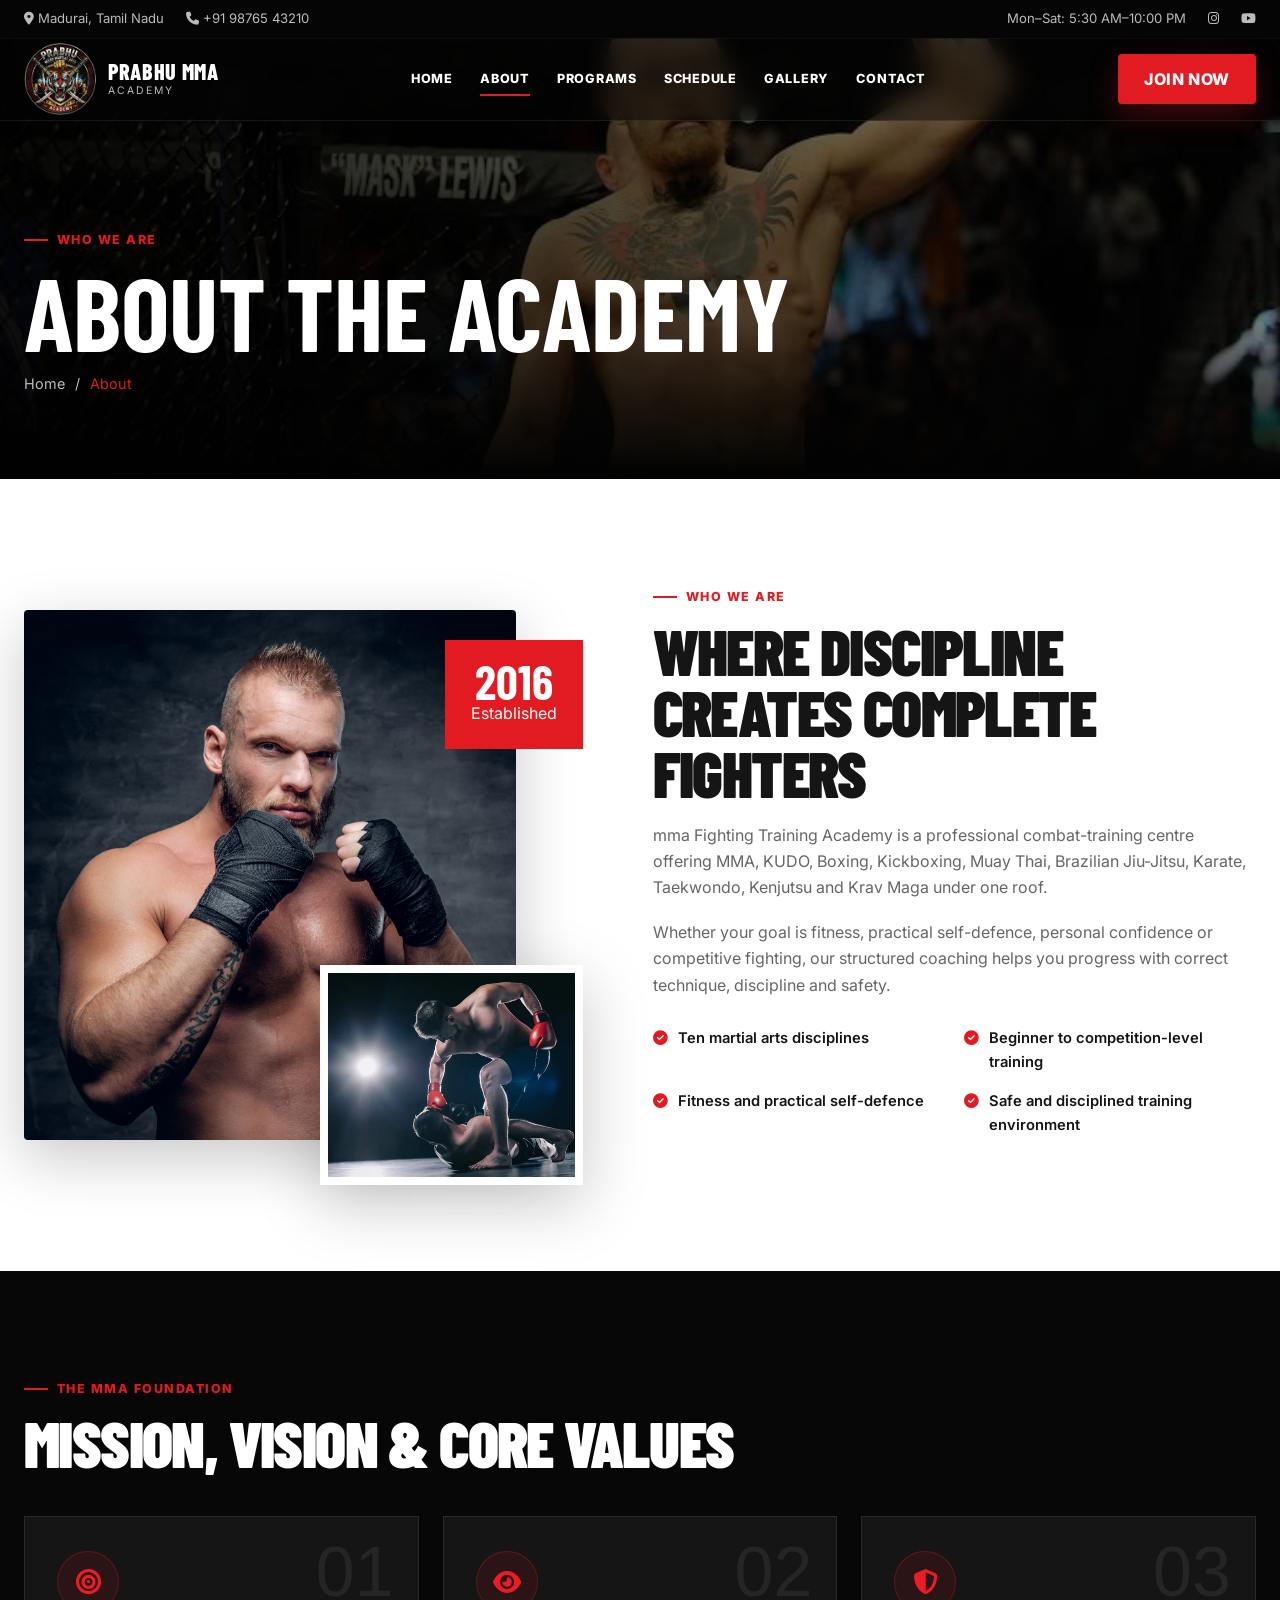
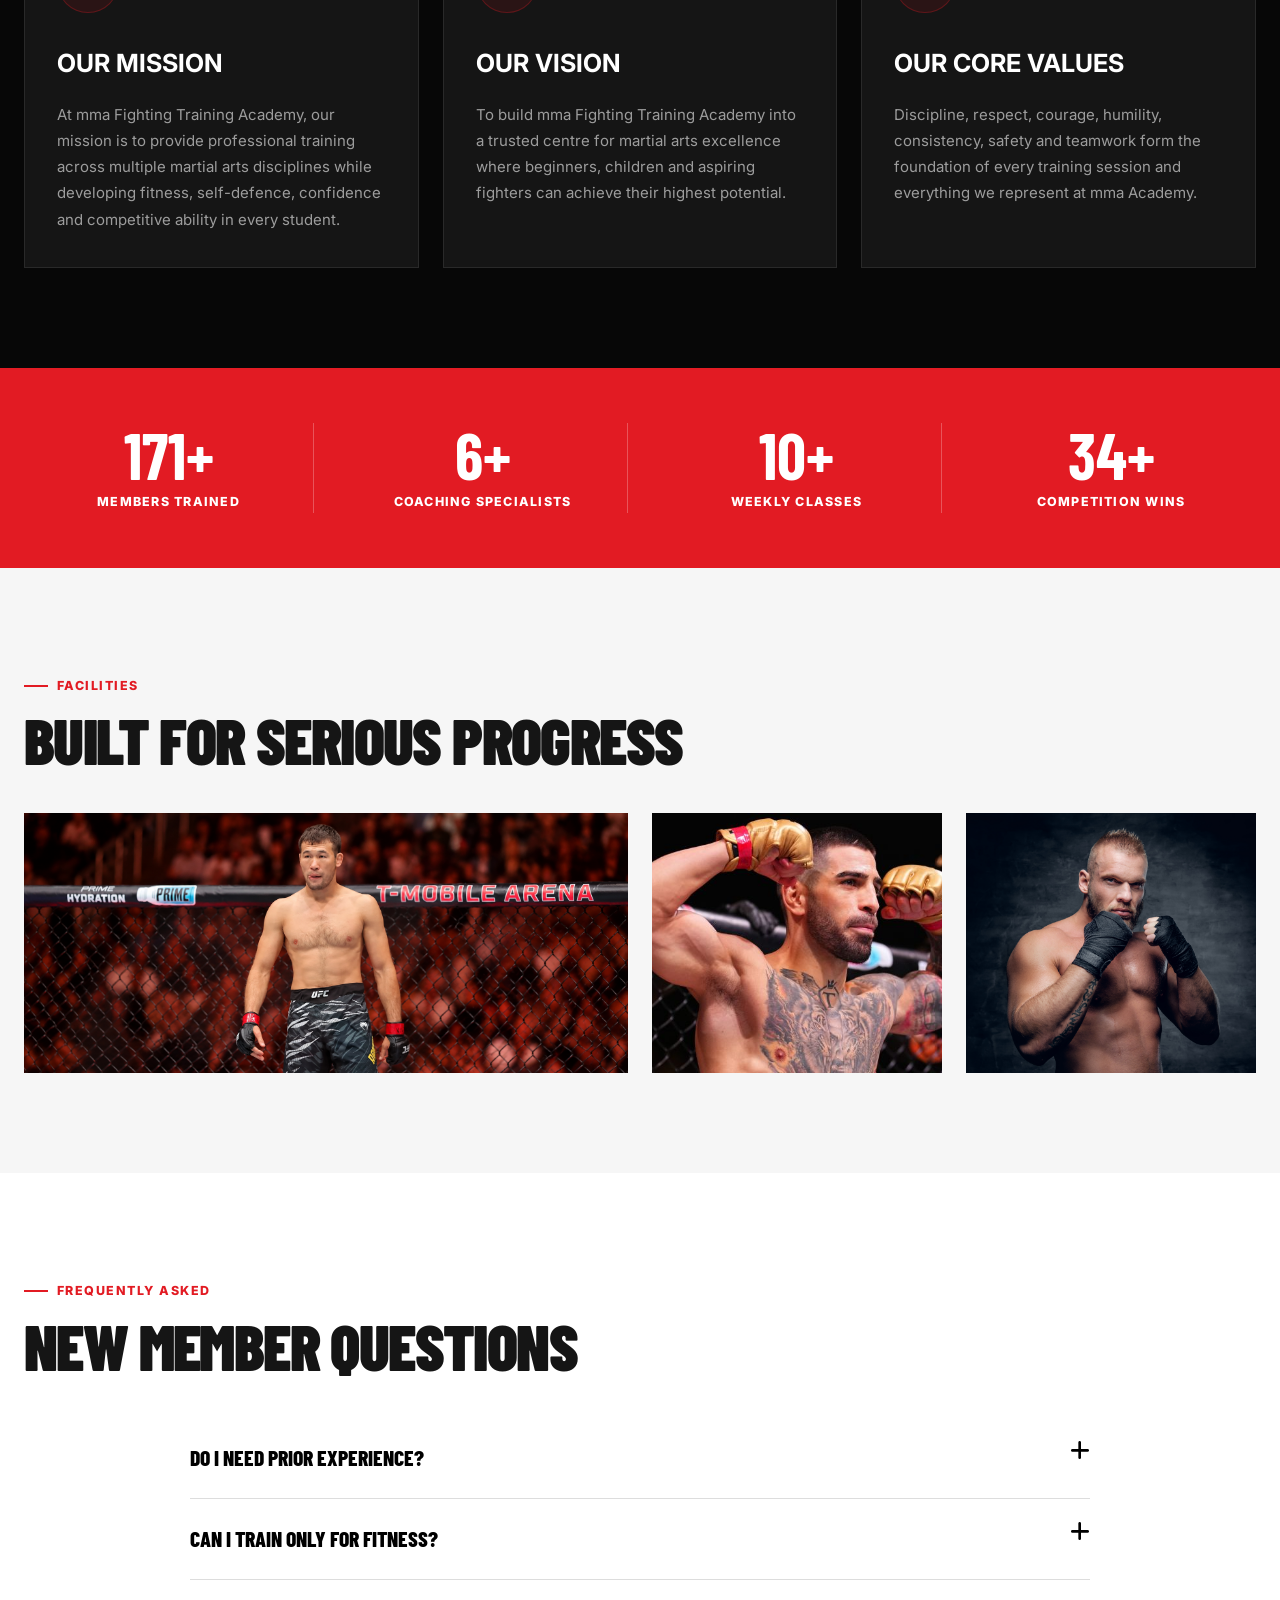
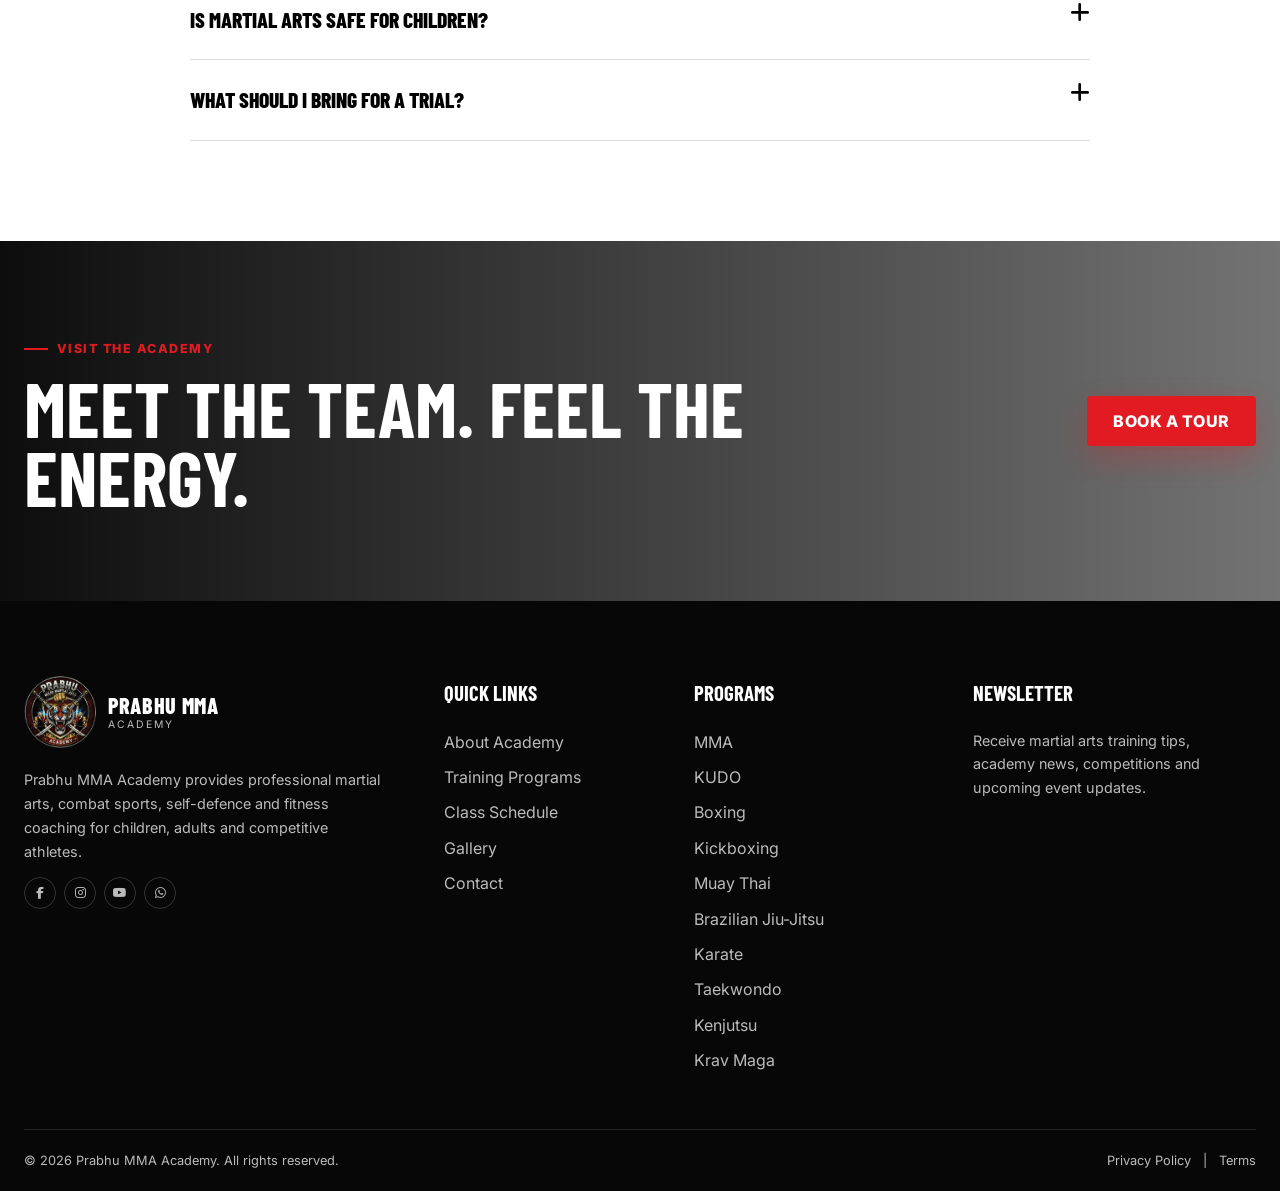
<file: about.html>
<!DOCTYPE html>
<html lang="en">
    <head>
        <meta charset="UTF-8">
        <meta name="viewport" content="width=device-width,initial-scale=1">
        <title>About | mma Fighting Academy</title>
        <link rel="stylesheet" href="assets/css/style.css">
        <link rel="stylesheet" href="https://cdnjs.cloudflare.com/ajax/libs/font-awesome/6.5.2/css/all.min.css">
    </head>
    <body>
        <div data-header></div>
        <section class="page-hero" style="background-image:url('./assets/videos/12.jpg')">
            <div class="container">
                <div class="eyebrow">Who We Are</div>
                <h1>About The Academy</h1>
                <div class="breadcrumbs">
                    <a href="index.html">Home</a> /
                    <span>About</span>
                </div>
            </div>
        </section>

        <section class="section">
    <div class="container grid about-grid">

        <div class="about-visual reveal-left">
            <img
                class="about-main"
                src="./assets/videos/13.jpg"
                alt="mma Fighting Training Academy facility">

            <img
                class="about-small float"
                src="./assets/videos/14.jpg"
                alt="Professional martial arts training">

            <div class="experience-badge">
                <strong>2016</strong>
                <span>Established</span>
            </div>
        </div>

        <div class="reveal-right">
            <div class="eyebrow">Who We Are</div>

            <h2 class="section-title">
                Where Discipline Creates Complete Fighters
            </h2>

            <p class="section-copy">
                mma Fighting Training Academy is a professional combat-training
                centre offering MMA, KUDO, Boxing, Kickboxing, Muay Thai,
                Brazilian Jiu-Jitsu, Karate, Taekwondo, Kenjutsu and Krav Maga
                under one roof.
            </p>

            <p class="section-copy">
                Whether your goal is fitness, practical self-defence, personal
                confidence or competitive fighting, our structured coaching
                helps you progress with correct technique, discipline and safety.
            </p>

            <ul class="check-list">
                <li>
                    <i class="fa-solid fa-circle-check"></i>
                    Ten martial arts disciplines
                </li>

                <li>
                    <i class="fa-solid fa-circle-check"></i>
                    Beginner to competition-level training
                </li>

                <li>
                    <i class="fa-solid fa-circle-check"></i>
                    Fitness and practical self-defence
                </li>

                <li>
                    <i class="fa-solid fa-circle-check"></i>
                    Safe and disciplined training environment
                </li>
            </ul>
        </div>

    </div>
</section>

    <section class="section dark foundation-section">
    <div class="container">
        <div class="eyebrow">The mma Foundation</div>

        <h2 class="section-title">
            Mission, Vision & Core Values
        </h2>

        <div class="grid program-grid">

            <!-- MISSION -->
            <article class="foundation-card reveal">
                <span class="foundation-number">01</span>

                <div class="foundation-icon">
                    <i class="fa-solid fa-bullseye"></i>
                </div>

                <h3>Our Mission</h3>

                <p>
                    At mma Fighting Training Academy, our mission is to provide
                    professional training across multiple martial arts disciplines
                    while developing fitness, self-defence, confidence and
                    competitive ability in every student.
                </p>
            </article>

            <!-- VISION -->
            <article class="foundation-card reveal">
                <span class="foundation-number">02</span>

                <div class="foundation-icon">
                    <i class="fa-solid fa-eye"></i>
                </div>

                <h3>Our Vision</h3>

                <p>
                    To build mma Fighting Training Academy into a trusted centre
                    for martial arts excellence where beginners, children and
                    aspiring fighters can achieve their highest potential.
                </p>
            </article>

            <!-- VALUES -->
            <article class="foundation-card reveal">
                <span class="foundation-number">03</span>

                <div class="foundation-icon">
                    <i class="fa-solid fa-shield-halved"></i>
                </div>

                <h3>Our Core Values</h3>

                <p>
                    Discipline, respect, courage, humility, consistency, safety
                    and teamwork form the foundation of every training session
                    and everything we represent at mma Academy.
                </p>
            </article>

        </div>
    </div>
</section>

        <section class="counter-section">
            <div class="container grid counter-grid">
                <div class="counter">
                    <strong data-count="500" data-suffix="+">0</strong>
                    <span>Members Trained</span>
                </div>
                <div class="counter">
                    <strong data-count="20" data-suffix="+">0</strong>
                    <span>Coaching Specialists</span>
                </div>
                <div class="counter">
                    <strong data-count="32" data-suffix="+">0</strong>
                    <span>Weekly Classes</span>
                </div>
                <div class="counter">
                    <strong data-count="100" data-suffix="+">0</strong>
                    <span>Competition Wins</span>
                </div>
            </div>
        </section>

        <section class="section soft">
            <div class="container">
                <div class="eyebrow">Facilities</div>
                <h2 class="section-title">Built For Serious Progress</h2>
                <div class="grid gallery-grid">
                    <div class="gallery-item wide reveal">
                        <img src="./assets/videos/17.png" alt="Gym">
                    </div>
                    <div class="gallery-item reveal">
                        <img src="./assets/videos/18.jpg" alt="Equipment">
                    </div>
                    <div class="gallery-item reveal">
                        <img src="./assets/videos/19.jpg" alt="Mats">
                    </div>
                </div>
            </div>
        </section>

        <section class="section">
            <div class="container">
                <div class="eyebrow">Frequently Asked</div>
                <h2 class="section-title">New Member Questions</h2>
                <div class="faq-wrap">
                    <div class="faq-item">
                        <button class="faq-question">Do I need prior experience?
                            <i class="fa-solid fa-plus"></i>
                        </button>
                        <div class="faq-answer">
                            <p>No. Most members begin with no experience. Coaches will teach fundamentals and help you progress safely.</p>
                        </div>
                    </div>
                    <div class="faq-item">
                        <button class="faq-question">Can I train only for fitness?
                            <i class="fa-solid fa-plus"></i>
                        </button>
                        <div class="faq-answer">
                            <p>Yes. Competition is optional. Many members train for fitness, confidence, stress relief and self-defence.</p>
                        </div>
                    </div>
                    <div class="faq-item">
                        <button class="faq-question">Is martial arts safe for children?
                            <i class="fa-solid fa-plus"></i>
                        </button>
                        <div class="faq-answer">
                            <p>Our kids sessions are age-appropriate, supervised and focused on control, discipline and safe skill development.</p>
                        </div>
                    </div>
                    <div class="faq-item">
                        <button class="faq-question">What should I bring for a trial?
                            <i class="fa-solid fa-plus"></i>
                        </button>
                        <div class="faq-answer">
                            <p>Wear comfortable sports clothing, carry water and arrive ten minutes early. We provide guidance on equipment after your trial.</p>
                        </div>
                    </div>
                </div>
            </div>
        </section>

        <section class="cta">
            <div class="container cta-inner">
                <div>
                    <div class="eyebrow">Visit The Academy</div>
                    <h2>Meet The Team. Feel The Energy.</h2>
                </div>
                <a class="btn btn-primary" href="contact.html">Book A Tour</a>
            </div>
        </section>

        <div class="lightbox">
            <button class="lightbox-close">×</button>
            <img alt="Gallery preview">
        </div>
        <div data-footer></div>
        <script src="assets/js/components.js"></script>
        <script src="assets/js/main.js"></script>
    </body>
</html>
</file>
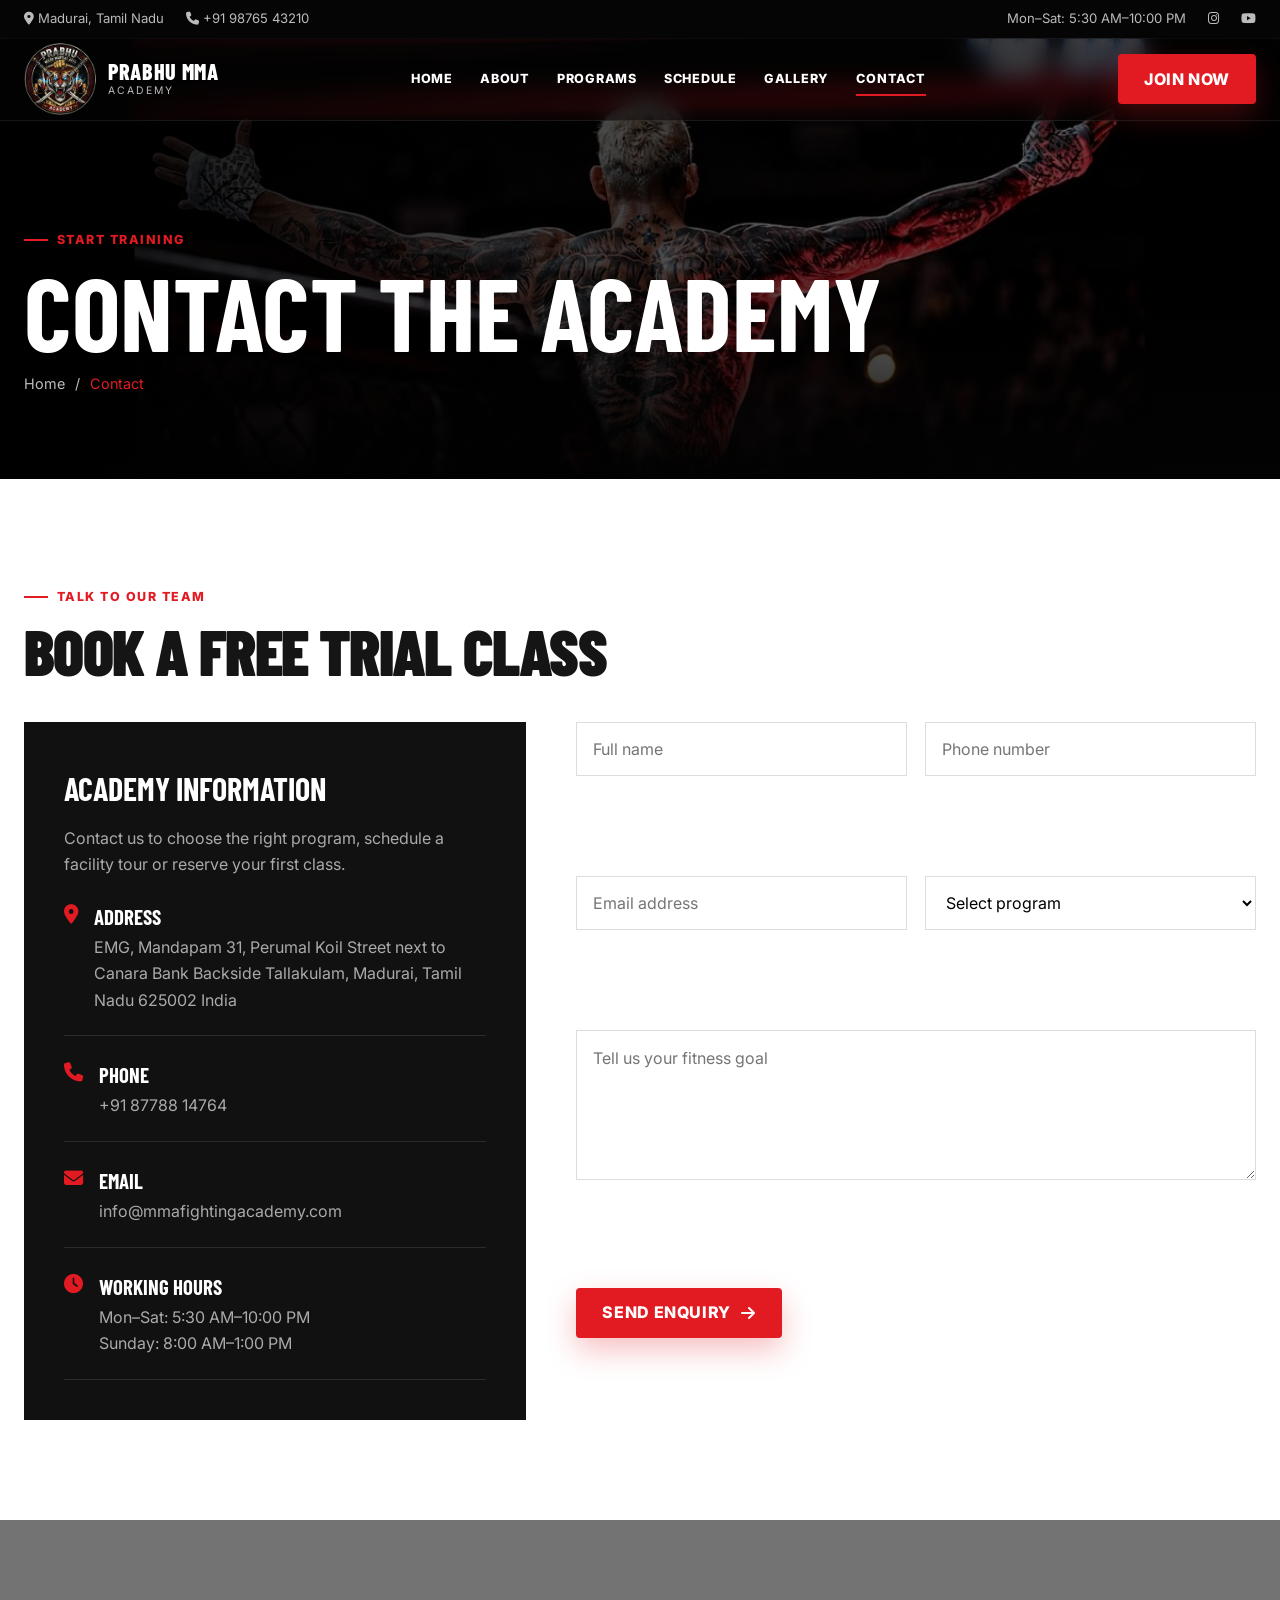
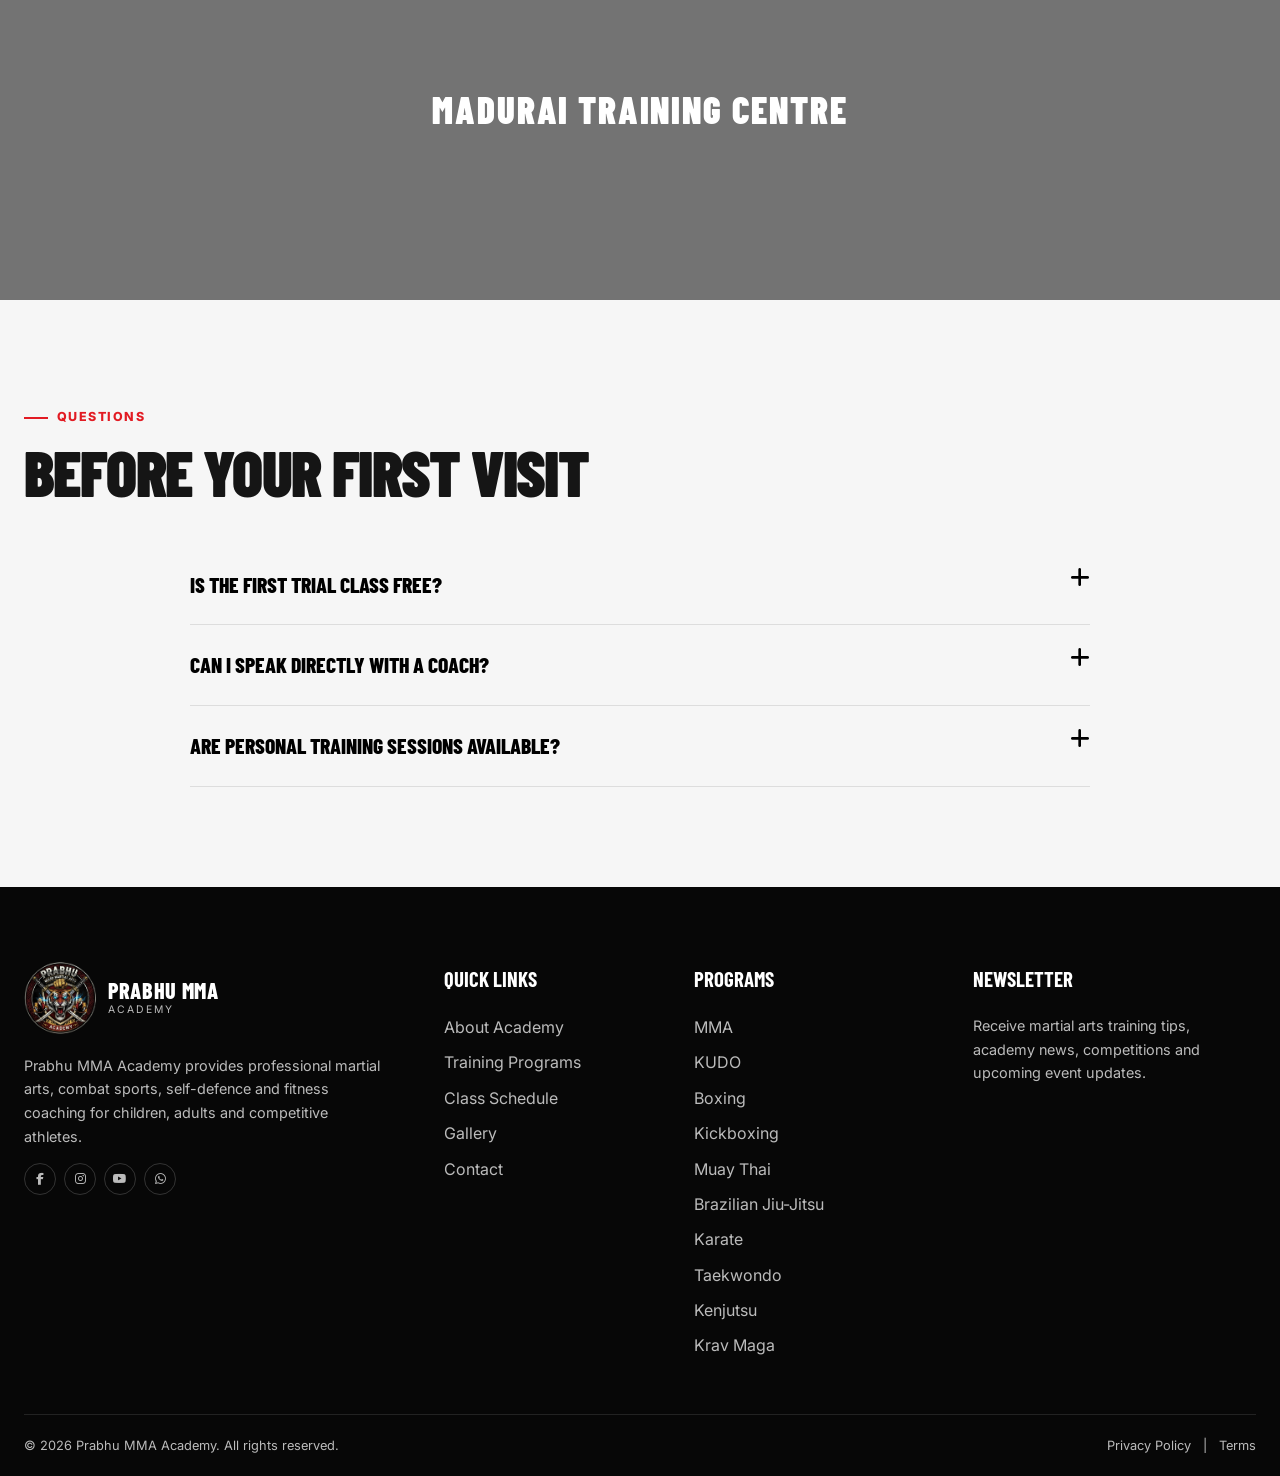
<file: contact.html>
<!DOCTYPE html>
<html lang="en">
    <head>
        <meta charset="UTF-8">
        <meta name="viewport" content="width=device-width,initial-scale=1">
        <title>Contact | mma Fighting Academy</title>
        <link rel="stylesheet" href="assets/css/style.css">
        <link rel="stylesheet" href="https://cdnjs.cloudflare.com/ajax/libs/font-awesome/6.5.2/css/all.min.css">
    </head>
    <body>
        <div data-header></div>
        <section class="page-hero" style="background-image:url('./assets/videos/23.jpg')">
            <div class="container">
                <div class="eyebrow">Start Training</div>
                <h1>Contact The Academy</h1>
                <div class="breadcrumbs">
                    <a href="index.html">Home</a> /
                    <span>Contact</span>
                </div>
            </div>
        </section>
        <section class="section">
            <div class="container">
                <div class="eyebrow">Talk To Our Team</div>
                <h2 class="section-title">Book A Free Trial Class</h2>
                <div class="grid contact-grid">
                    <aside class="contact-panel reveal-left">
                        <h3 style="font-family:'Barlow Condensed';font-size:2rem;text-transform:uppercase">Academy Information</h3>
                        <p style="color:#aaa;margin-top:10px">Contact us to choose the right program, schedule a facility tour or reserve your first class.</p>
                        <div class="contact-item">
                            <i class="fa-solid fa-location-dot"></i>
                            <div>
                                <h4>Address</h4>
                                <p>EMG, Mandapam 31, Perumal Koil Street next to 
                                    Canara Bank Backside Tallakulam, Madurai, Tamil Nadu 625002 India</p>
                            </div>
                        </div>
                        <div class="contact-item">
                            <i class="fa-solid fa-phone"></i>
                            <div>
                                <h4>Phone</h4>
                                <p>+91 87788 14764</p>
                            </div>
                        </div>
                        <div class="contact-item">
                            <i class="fa-solid fa-envelope"></i>
                            <div>
                                <h4>Email</h4>
                                <p>info@mmafightingacademy.com</p>
                            </div>
                        </div>
                        <div class="contact-item">
                            <i class="fa-solid fa-clock"></i>
                            <div>
                                <h4>Working Hours</h4>
                                <p>Mon–Sat: 5:30 AM–10:00 PM
                                    <br>Sunday: 8:00 AM–1:00 PM
                                </p>
                            </div>
                        </div>
                    </aside>
                    <form class="contact-form reveal-right">
                        <div class="form-group">
                            <input
                                class="form-control"
                                type="text"
                                placeholder="Full name"
                                required
                            >
                        </div>
                        <div class="form-group">
                            <input
                                class="form-control"
                                type="tel"
                                placeholder="Phone number"
                                required
                            >
                        </div>
                        <div class="form-group">
                            <input class="form-control" type="email" placeholder="Email address">
                        </div>
                        <div class="form-group">
                            <select class="form-control" required>
                                <option value="">Select program</option>
                                <option>MMA</option>
                                <option>Boxing</option>
                                <option>Kickboxing</option>
                                <option>Brazilian Jiu-Jitsu</option>
                                <option>Kids Martial Arts</option>
                                <option>Combat Fitness</option>
                            </select>
                        </div>
                        <div class="form-group full">
                            <textarea class="form-control" placeholder="Tell us your fitness goal"></textarea>
                        </div>
                        <div class="form-group full">
                            <button class="btn btn-primary" type="submit">Send Enquiry
                                <i class="fa-solid fa-arrow-right"></i>
                            </button>
                        </div>
                    </form>
                </div>
            </div>
        </section>
        <div class="map"></div>
        <section class="section soft">
            <div class="container">
                <div class="eyebrow">Questions</div>
                <h2 class="section-title">Before Your First Visit</h2>
                <div class="faq-wrap">
                    <div class="faq-item">
                        <button class="faq-question">Is the first trial class free?
                            <i class="fa-solid fa-plus"></i>
                        </button>
                        <div class="faq-answer">
                            <p>Yes. New members can book one complimentary introductory class, subject to batch availability.</p>
                        </div>
                    </div>
                    <div class="faq-item">
                        <button class="faq-question">Can I speak directly with a coach?
                            <i class="fa-solid fa-plus"></i>
                        </button>
                        <div class="faq-answer">
                            <p>Yes. Mention your preferred discipline in the form and the relevant coach will contact you.</p>
                        </div>
                    </div>
                    <div class="faq-item">
                        <button class="faq-question">Are personal training sessions available?
                            <i class="fa-solid fa-plus"></i>
                        </button>
                        <div class="faq-answer">
                            <p>One-to-one sessions are available for skill development, fitness transformation and competition preparation.</p>
                        </div>
                    </div>
                </div>
            </div>
        </section>
        <div data-footer></div>
        <script src="assets/js/components.js"></script>
        <script src="assets/js/main.js"></script>
    </body>
</html>
</file>
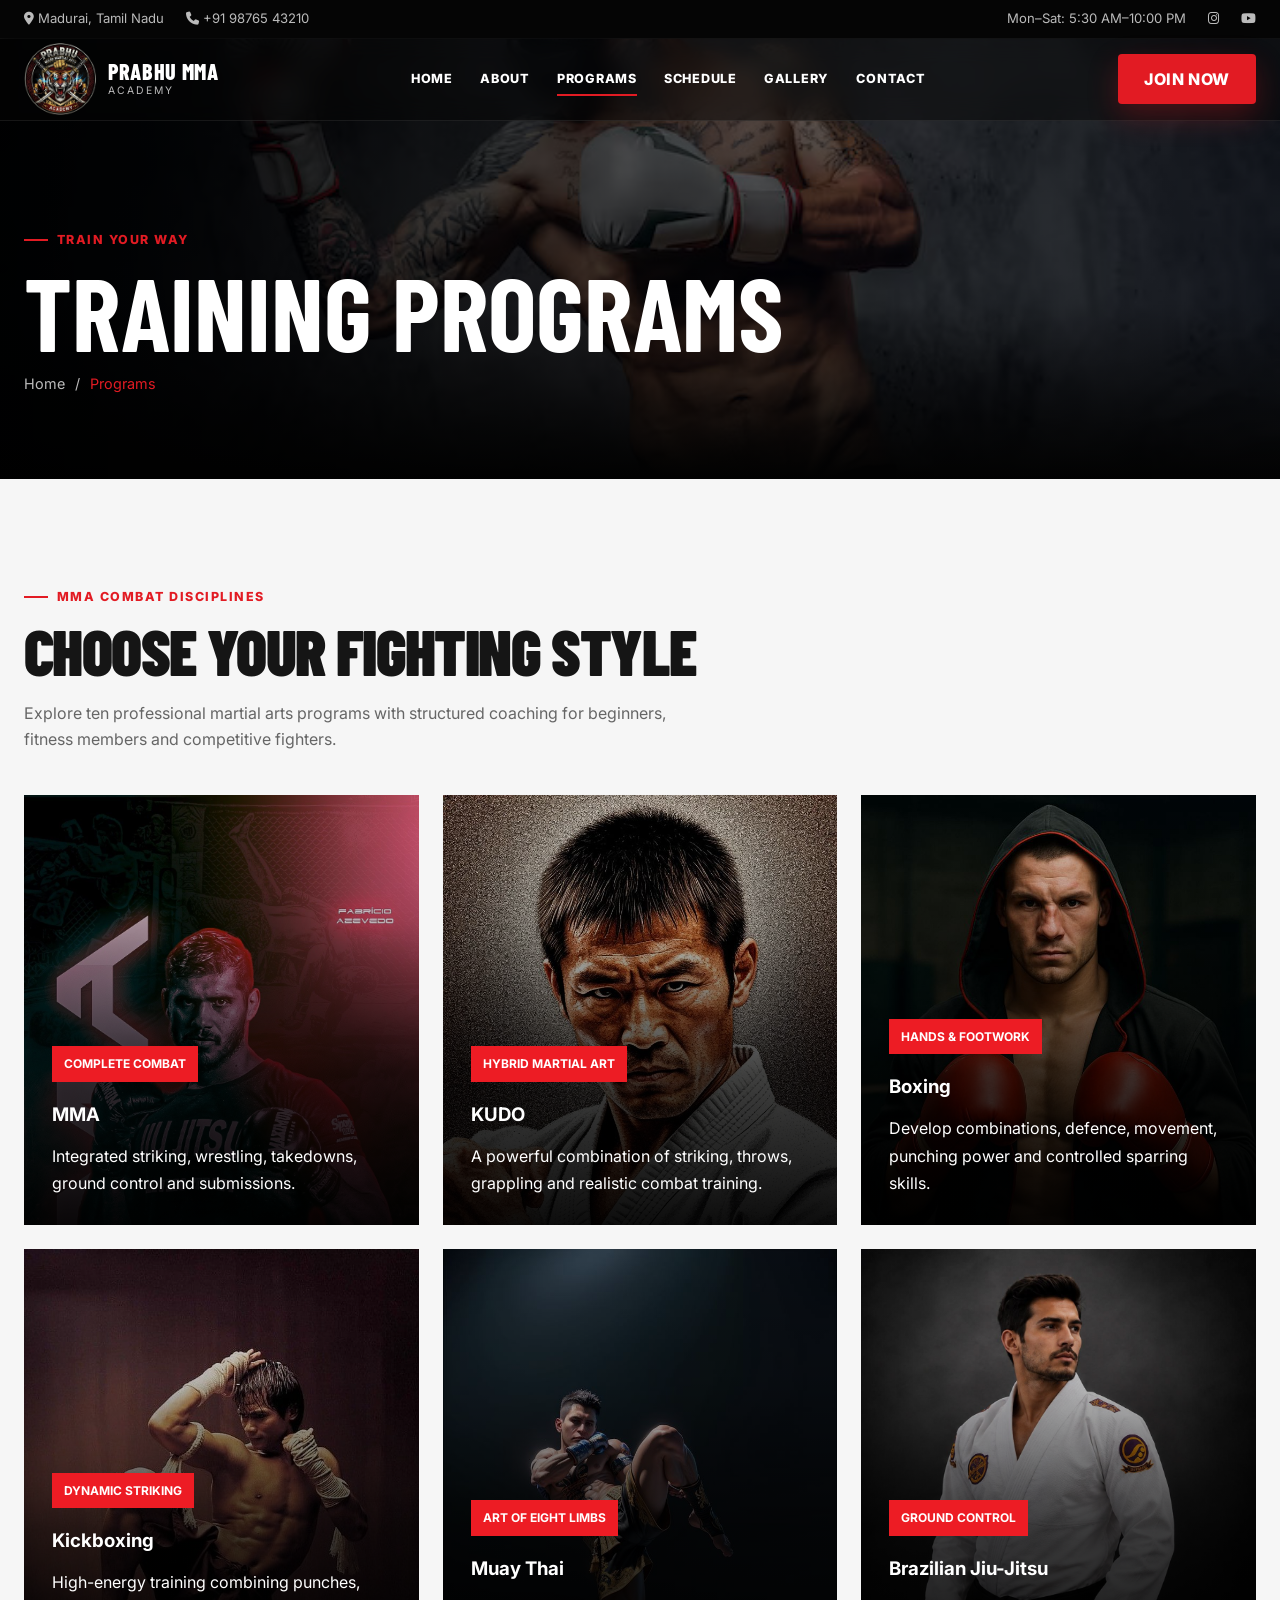
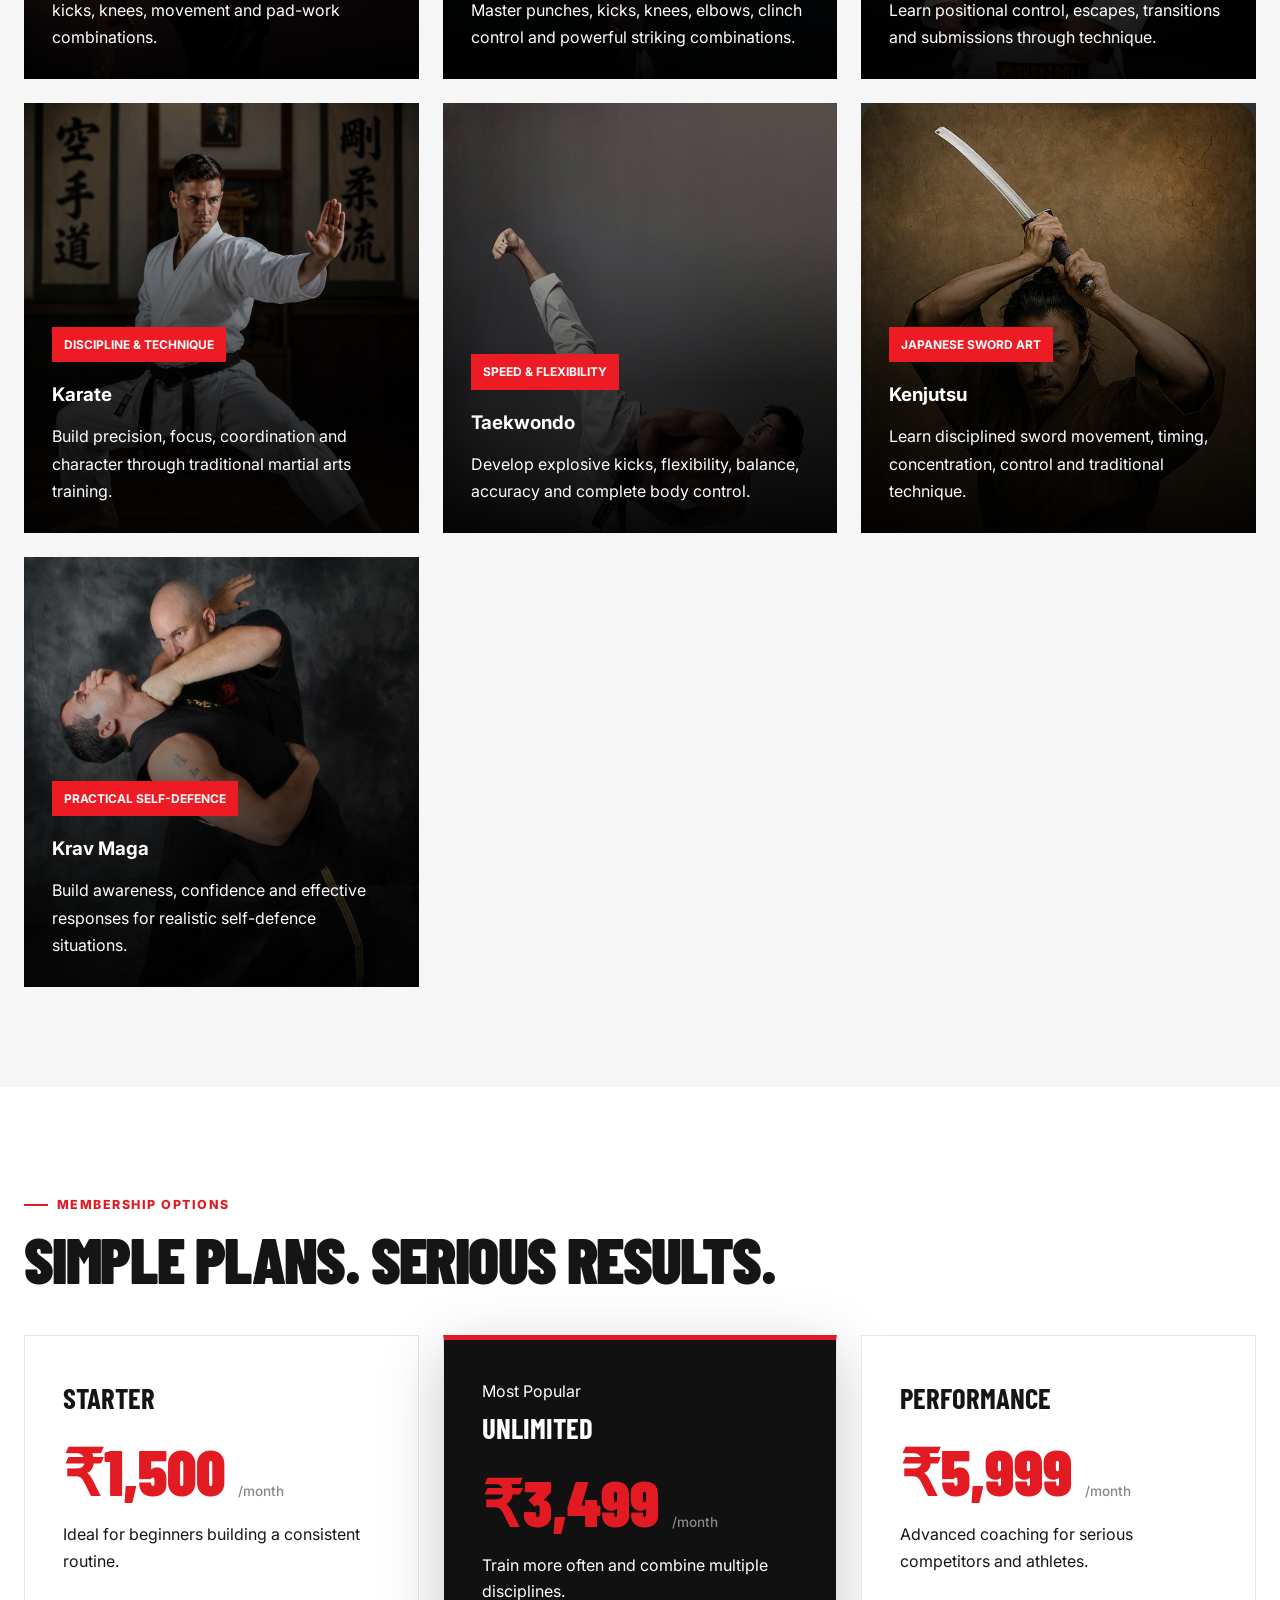
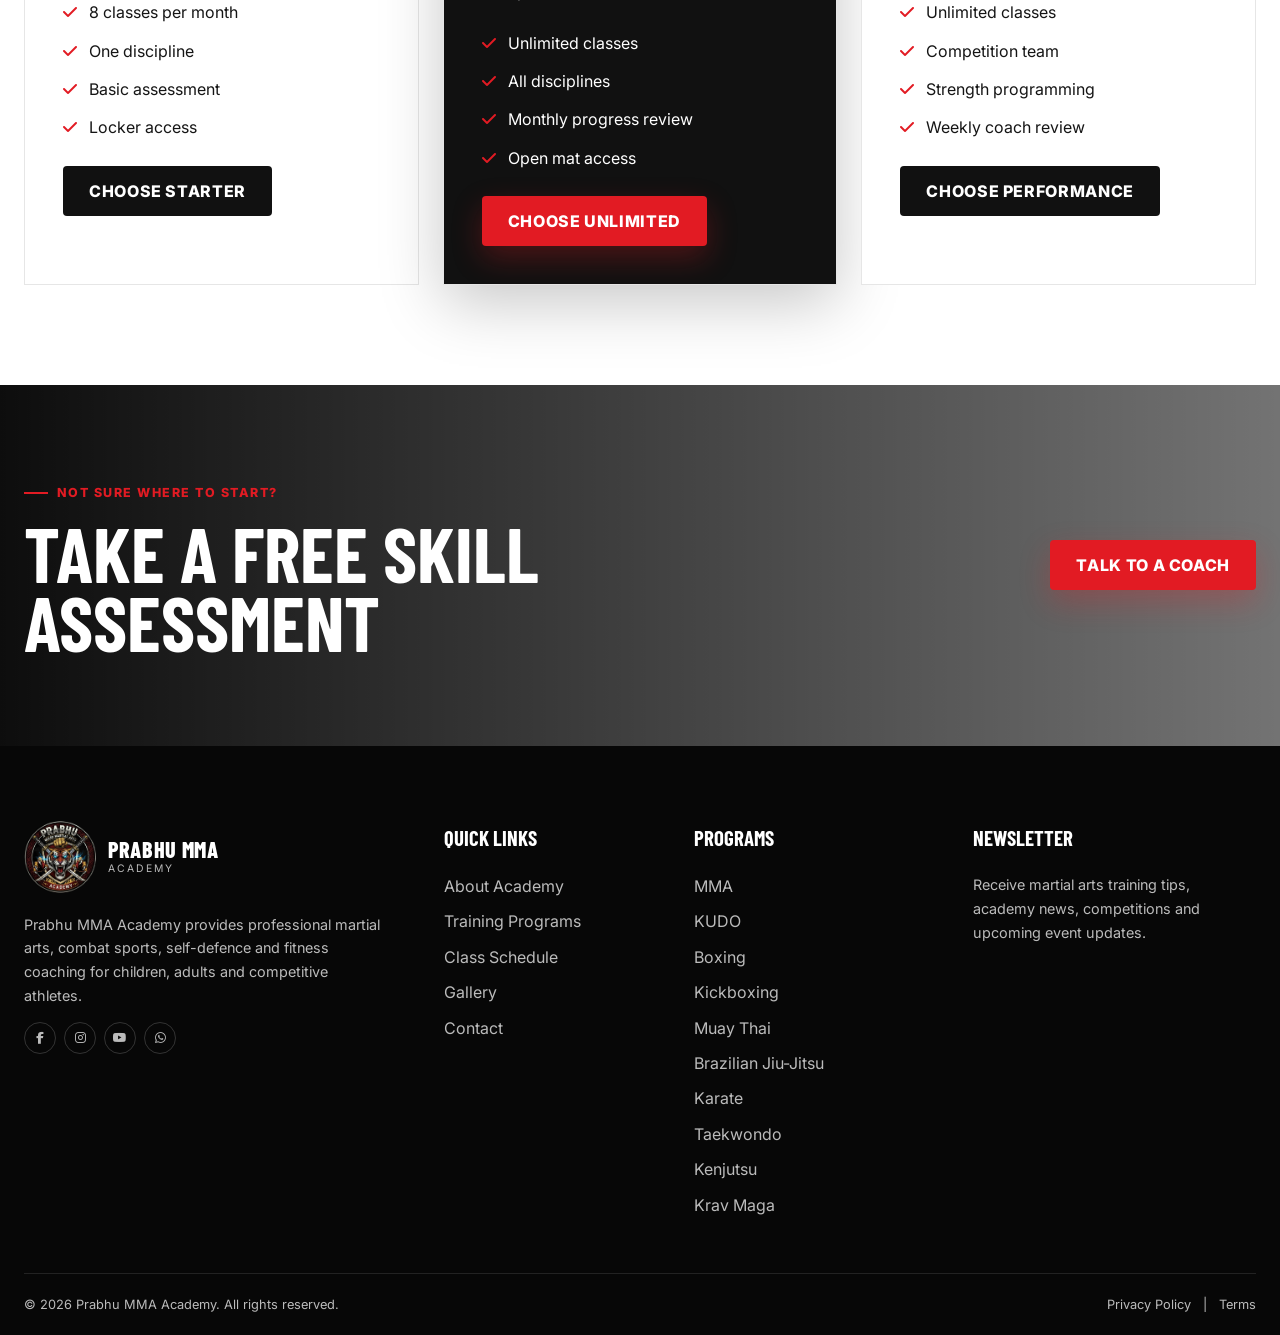
<file: programs.html>
<!DOCTYPE html>
<html lang="en">
    <head>
        <meta charset="UTF-8">
        <meta name="viewport" content="width=device-width,initial-scale=1">
        <title>Programs | mma Fighting Academy</title>
        <link rel="stylesheet" href="assets/css/style.css">
        <link rel="stylesheet" href="https://cdnjs.cloudflare.com/ajax/libs/font-awesome/6.5.2/css/all.min.css">
    </head>
    <body>
        <div data-header></div>
        <section class="page-hero" style="background-image:url('./assets/videos/20.jpg')">
            <div class="container">
                <div class="eyebrow">Train Your Way</div>
                <h1>Training Programs</h1>
                <div class="breadcrumbs">
                    <a href="index.html">Home</a> /
                    <span>Programs</span>
                </div>
            </div>
        </section>


      <section class="section soft">
    <div class="container">
        <div class="eyebrow">mma Combat Disciplines</div>

        <h2 class="section-title">Choose Your Fighting Style</h2>

        <p class="section-copy">
            Explore ten professional martial arts programs with structured
            coaching for beginners, fitness members and competitive fighters.
        </p>

        <div class="grid program-grid">

            <!-- MMA -->
            <article class="program-card reveal">
               <!-- MMA -->
<img
    src="./assets/videos/mma.jpg"
    alt="MMA training"
    loading="lazy">

                <div class="program-content">
                    <span class="tag">Complete Combat</span>
                    <h3>MMA</h3>
                    <p>
                        Integrated striking, wrestling, takedowns,
                        ground control and submissions.
                    </p>
                </div>
            </article>

            <!-- KUDO -->
            <article class="program-card reveal">
                <img
    src="./assets/videos/kudu.jpg"
    alt="KUDO combat training"
    loading="lazy">

                <div class="program-content">
                    <span class="tag">Hybrid Martial Art</span>
                    <h3>KUDO</h3>
                    <p>
                        A powerful combination of striking, throws,
                        grappling and realistic combat training.
                    </p>
                </div>
            </article>

            <!-- BOXING -->
            <article class="program-card reveal">
                <img
    src="./assets/videos/boxing.jpg"
    alt="Boxing training"
    loading="lazy">

                <div class="program-content">
                    <span class="tag">Hands & Footwork</span>
                    <h3>Boxing</h3>
                    <p>
                        Develop combinations, defence, movement,
                        punching power and controlled sparring skills.
                    </p>
                </div>
            </article>

            <!-- KICKBOXING -->
            <article class="program-card reveal">
               <img
    src="./assets/videos/kickboxing.jpg"
    alt="Kickboxing training"
    loading="lazy">

                <div class="program-content">
                    <span class="tag">Dynamic Striking</span>
                    <h3>Kickboxing</h3>
                    <p>
                        High-energy training combining punches, kicks,
                        knees, movement and pad-work combinations.
                    </p>
                </div>
            </article>

            <!-- MUAY THAI -->
            <article class="program-card reveal">
                <img
    src="./assets/videos/muay thai.jpg"
    alt="Muay Thai training"
    loading="lazy">

                <div class="program-content">
                    <span class="tag">Art of Eight Limbs</span>
                    <h3>Muay Thai</h3>
                    <p>
                        Master punches, kicks, knees, elbows,
                        clinch control and powerful striking combinations.
                    </p>
                </div>
            </article>

            <!-- BJJ -->
            <article class="program-card reveal">
               <img
    src="./assets/videos/Brazilian Jiu-Jitsu.jpg"
    alt="Brazilian Jiu-Jitsu training"
    loading="lazy">

                <div class="program-content">
                    <span class="tag">Ground Control</span>
                    <h3>Brazilian Jiu-Jitsu</h3>
                    <p>
                        Learn positional control, escapes,
                        transitions and submissions through technique.
                    </p>
                </div>
            </article>

            <!-- KARATE -->
            <article class="program-card reveal">
                <img
    src="./assets/videos/Karate.jpg"
    alt="Karate training"
    loading="lazy">

                <div class="program-content">
                    <span class="tag">Discipline & Technique</span>
                    <h3>Karate</h3>
                    <p>
                        Build precision, focus, coordination and character
                        through traditional martial arts training.
                    </p>
                </div>
            </article>

            <!-- TAEKWONDO -->
            <article class="program-card reveal">
               <img
    src="./assets/videos/Taekwondo.jpg"
    alt="Taekwondo training"
    loading="lazy">

                <div class="program-content">
                    <span class="tag">Speed & Flexibility</span>
                    <h3>Taekwondo</h3>
                    <p>
                        Develop explosive kicks, flexibility,
                        balance, accuracy and complete body control.
                    </p>
                </div>
            </article>

            <!-- KENJUTSU -->
            <article class="program-card reveal">
               <img
    src="./assets/videos/Kenjutsu.jpg"
    alt="Kenjutsu training"
    loading="lazy">

                <div class="program-content">
                    <span class="tag">Japanese Sword Art</span>
                    <h3>Kenjutsu</h3>
                    <p>
                        Learn disciplined sword movement, timing,
                        concentration, control and traditional technique.
                    </p>
                </div>
            </article>

            <!-- KRAV MAGA -->
            <article class="program-card reveal">
                <img
    src="./assets/videos/Krav Maga.jpg"
    alt="Krav Maga self-defence training"
    loading="lazy">

                <div class="program-content">
                    <span class="tag">Practical Self-Defence</span>
                    <h3>Krav Maga</h3>
                    <p>
                        Build awareness, confidence and effective
                        responses for realistic self-defence situations.
                    </p>
                </div>
            </article>

        </div>
    </div>
</section>



        <section class="section">
            <div class="container">
                <div class="eyebrow">Membership Options</div>
                <h2 class="section-title">Simple Plans. Serious Results.</h2>
                <div class="grid pricing-grid">
                    <article class="price-card reveal">
                        <h3>Starter</h3>
                        <div class="price">₹1,500
                            <small>/month</small>
                        </div>
                        <p>Ideal for beginners building a consistent routine.</p>
                        <ul class="price-list">
                            <li>
                                <i class="fa-solid fa-check"></i> 8 classes per month
                            </li>
                            <li>
                                <i class="fa-solid fa-check"></i> One discipline
                            </li>
                            <li>
                                <i class="fa-solid fa-check"></i> Basic assessment
                            </li>
                            <li>
                                <i class="fa-solid fa-check"></i> Locker access
                            </li>
                        </ul>
                        <a class="btn btn-dark" href="contact.html">Choose Starter</a>
                    </article>
                    <article class="price-card featured reveal">
                        <span class="tag">Most Popular</span>
                        <h3>Unlimited</h3>
                        <div class="price">₹3,499
                            <small>/month</small>
                        </div>
                        <p>Train more often and combine multiple disciplines.</p>
                        <ul class="price-list">
                            <li>
                                <i class="fa-solid fa-check"></i> Unlimited classes
                            </li>
                            <li>
                                <i class="fa-solid fa-check"></i> All disciplines
                            </li>
                            <li>
                                <i class="fa-solid fa-check"></i> Monthly progress review
                            </li>
                            <li>
                                <i class="fa-solid fa-check"></i> Open mat access
                            </li>
                        </ul>
                        <a class="btn btn-primary" href="contact.html">Choose Unlimited</a>
                    </article>
                    <article class="price-card reveal">
                        <h3>Performance</h3>
                        <div class="price">₹5,999
                            <small>/month</small>
                        </div>
                        <p>Advanced coaching for serious competitors and athletes.</p>
                        <ul class="price-list">
                            <li>
                                <i class="fa-solid fa-check"></i> Unlimited classes
                            </li>
                            <li>
                                <i class="fa-solid fa-check"></i> Competition team
                            </li>
                            <li>
                                <i class="fa-solid fa-check"></i> Strength programming
                            </li>
                            <li>
                                <i class="fa-solid fa-check"></i> Weekly coach review
                            </li>
                        </ul>
                        <a class="btn btn-dark" href="contact.html">Choose Performance</a>
                    </article>
                </div>
            </div>
        </section>
        <section class="cta">
            <div class="container cta-inner">
                <div>
                    <div class="eyebrow">Not Sure Where To Start?</div>
                    <h2>Take A Free Skill Assessment</h2>
                </div>
                <a class="btn btn-primary" href="contact.html">Talk To A Coach</a>
            </div>
        </section>
        <div data-footer></div>
        <script src="assets/js/components.js"></script>
        <script src="assets/js/main.js"></script>
    </body>
</html>
</file>
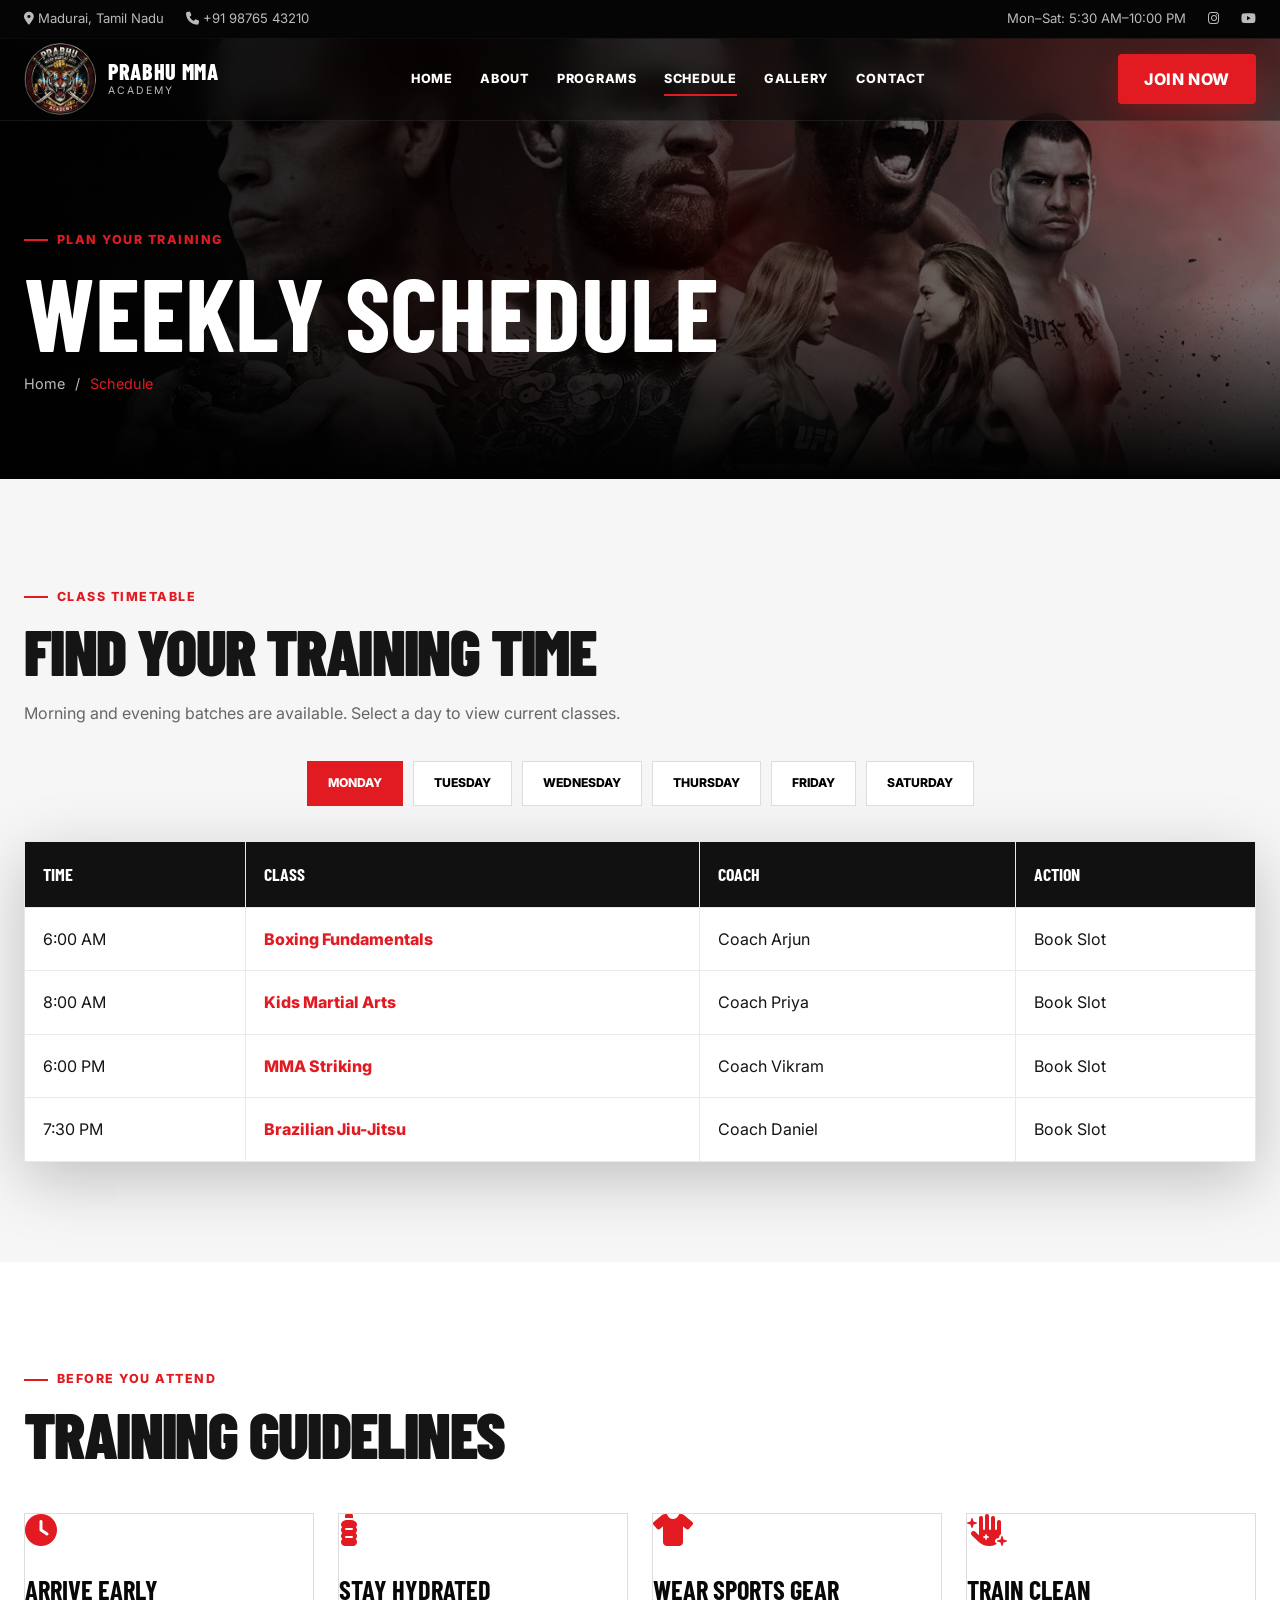
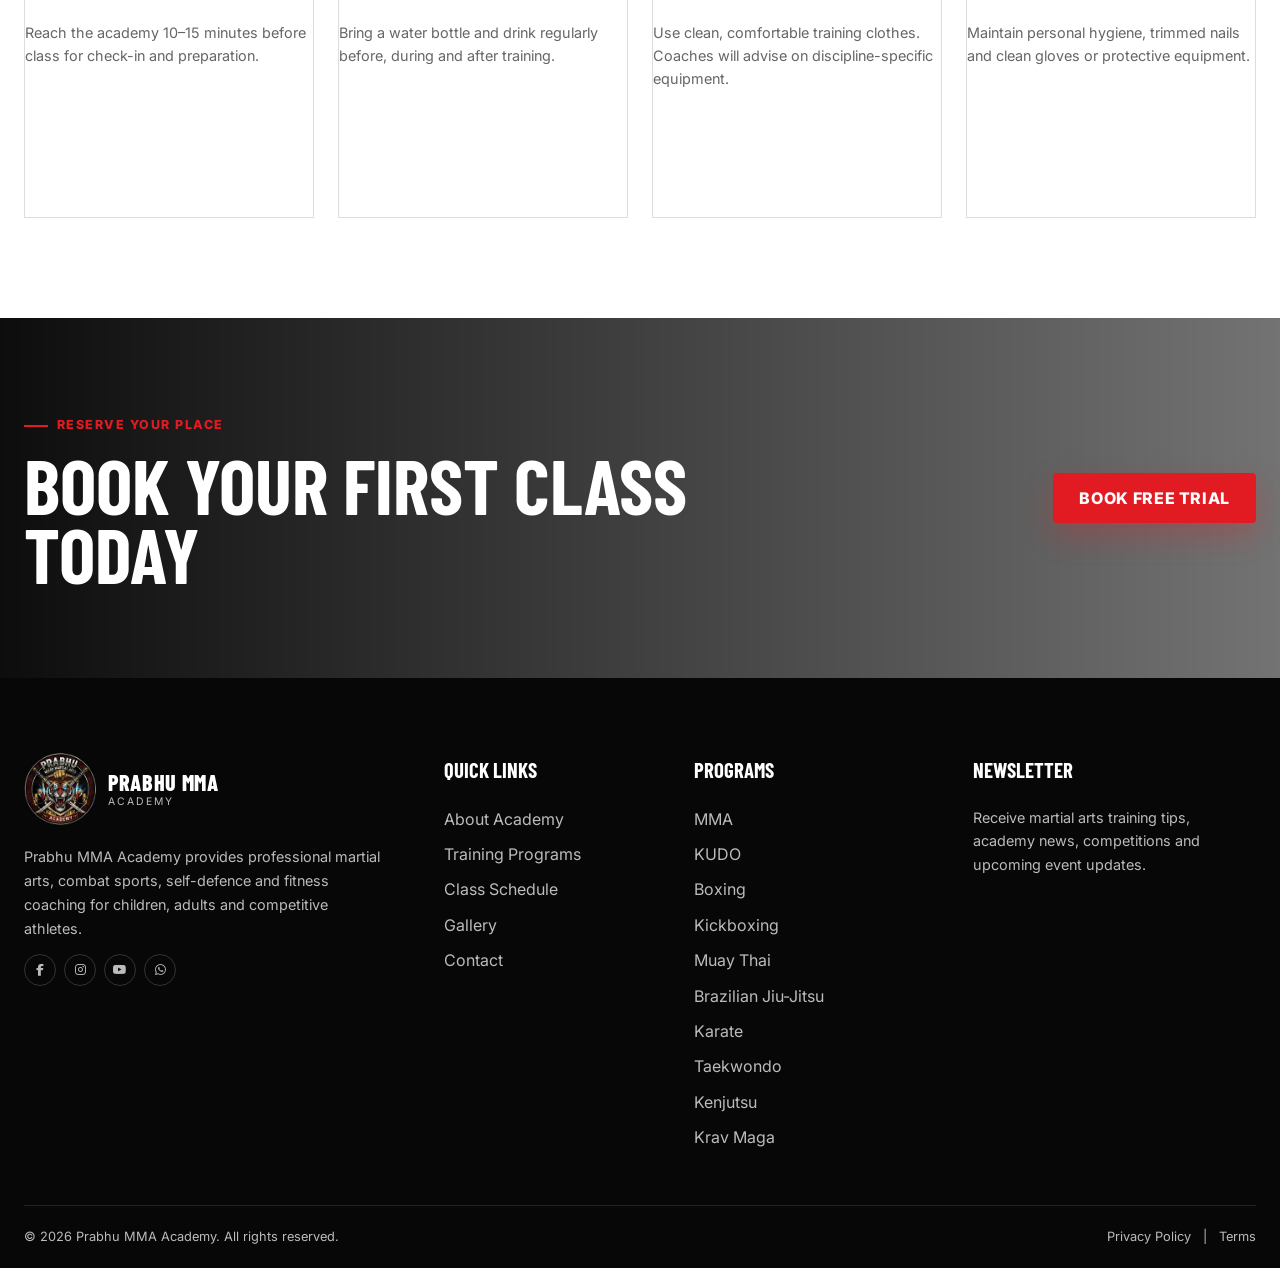
<file: schedule.html>
<!DOCTYPE html>
<html lang="en">
    <head>
        <meta charset="UTF-8">
        <meta name="viewport" content="width=device-width,initial-scale=1">
        <title>Schedule | mma Fighting Academy</title>
        <link rel="stylesheet" href="assets/css/style.css">
        <link rel="stylesheet" href="https://cdnjs.cloudflare.com/ajax/libs/font-awesome/6.5.2/css/all.min.css">
    </head>
    <body>
        <div data-header></div>
        <section class="page-hero" style="background-image:url('./assets/videos/21.jpg')">
            <div class="container">
                <div class="eyebrow">Plan Your Training</div>
                <h1>Weekly Schedule</h1>
                <div class="breadcrumbs">
                    <a href="index.html">Home</a> /
                    <span>Schedule</span>
                </div>
            </div>
        </section>
        <section class="section soft">
            <div class="container">
                <div class="eyebrow">Class Timetable</div>
                <h2 class="section-title">Find Your Training Time</h2>
                <p class="section-copy">Morning and evening batches are available. Select a day to view current classes.</p>
                <div class="schedule-tabs">
                    <button class="schedule-tab active" data-day="monday">Monday</button>
                    <button class="schedule-tab" data-day="tuesday">Tuesday</button>
                    <button class="schedule-tab" data-day="wednesday">Wednesday</button>
                    <button class="schedule-tab" data-day="thursday">Thursday</button>
                    <button class="schedule-tab" data-day="friday">Friday</button>
                    <button class="schedule-tab" data-day="saturday">Saturday</button>
                </div>
                <div class="schedule-wrap reveal">
                    <table class="schedule-table">
                        <thead>
                            <tr>
                                <th>Time</th>
                                <th>Class</th>
                                <th>Coach</th>
                                <th>Action</th>
                            </tr>
                        </thead>
                        <tbody class="schedule-body"></tbody>
                    </table>
                </div>
            </div>
        </section>
        <section class="section">
            <div class="container">
                <div class="eyebrow">Before You Attend</div>
                <h2 class="section-title">Training Guidelines</h2>
                <div class="grid class-grid">
                    <article class="class-card reveal">
                        <i class="fa-solid fa-clock"></i>
                        <h3>Arrive Early</h3>
                        <p>Reach the academy 10–15 minutes before class for check-in and preparation.</p>
                    </article>
                    <article class="class-card reveal">
                        <i class="fa-solid fa-bottle-water"></i>
                        <h3>Stay Hydrated</h3>
                        <p>Bring a water bottle and drink regularly before, during and after training.</p>
                    </article>
                    <article class="class-card reveal">
                        <i class="fa-solid fa-shirt"></i>
                        <h3>Wear Sports Gear</h3>
                        <p>Use clean, comfortable training clothes. Coaches will advise on discipline-specific equipment.</p>
                    </article>
                    <article class="class-card reveal">
                        <i class="fa-solid fa-hand-sparkles"></i>
                        <h3>Train Clean</h3>
                        <p>Maintain personal hygiene, trimmed nails and clean gloves or protective equipment.</p>
                    </article>
                </div>
            </div>
        </section>
        <section class="cta">
            <div class="container cta-inner">
                <div>
                    <div class="eyebrow">Reserve Your Place</div>
                    <h2>Book Your First Class Today</h2>
                </div>
                <a class="btn btn-primary" href="contact.html">Book Free Trial</a>
            </div>
        </section>
        <div data-footer></div>
        <script src="assets/js/components.js"></script>
        <script src="assets/js/main.js"></script>
    </body>
</html>
</file>
<file: assets/css/style.css>
@import url('https://fonts.googleapis.com/css2?family=Barlow+Condensed:wght@500;600;700;800;900&family=Inter:wght@400;500;600;700&display=swap');

:root {
  --red: #e21b23;
  --red-dark: #a90f15;
  --black: #070707;
  --black-2: #111;
  --charcoal: #1a1a1a;
  --white: #fff;
  --light: #f4f4f4;
  --muted: #a8a8a8;
  --border: rgba(255, 255, 255, .12);
  --shadow: 0 18px 60px rgba(0, 0, 0, .22);
  --container: 1240px;
}

* {
  box-sizing: border-box;
  margin: 0;
  padding: 0
}

html {
  scroll-behavior: smooth
}

body {
  font-family: Inter, sans-serif;
  background: #fff;
  color: #151515;
  line-height: 1.65;
  overflow-x: hidden
}

img {
  max-width: 100%;
  display: block
}

a {
  text-decoration: none;
  color: inherit
}

button,
input,
textarea,
select {
  font: inherit
}

button {
  cursor: pointer
}

.container {
  width: min(var(--container), calc(100% - 48px));
  margin: auto
}

.section {
  padding: 100px 0;
  position: relative
}

.section.dark {
  background: var(--black);
  color: white
}

.section.soft {
  background: #f6f6f6
}

.eyebrow {
  display: inline-flex;
  align-items: center;
  gap: 9px;
  text-transform: uppercase;
  letter-spacing: .12em;
  font-size: .78rem;
  font-weight: 800;
  color: var(--red);
  margin-bottom: 14px
}

.eyebrow:before {
  content: "";
  width: 24px;
  height: 2px;
  background: var(--red)
}

.section-title {
  font-family: "Barlow Condensed", sans-serif;
  font-size: clamp(2.3rem, 5vw, 4.6rem);
  line-height: .95;
  text-transform: uppercase;
  font-weight: 900;
  letter-spacing: -.025em
}

.section-copy {
  color: #666;
  max-width: 650px;
  margin-top: 18px
}

.dark .section-copy {
  color: #b7b7b7
}

.btn {
  display: inline-flex;
  align-items: center;
  justify-content: center;
  gap: 10px;
  min-height: 50px;
  padding: 0 25px;
  border-radius: 4px;
  font-weight: 800;
  text-transform: uppercase;
  letter-spacing: .04em;
  border: 1px solid transparent;
  transition: .3s ease
}

.btn-primary {
  background: var(--red);
  color: #fff;
  box-shadow: 0 12px 30px rgba(226, 27, 35, .28)
}

.btn-primary:hover {
  background: #ff3139;
  transform: translateY(-3px)
}

.btn-outline {
  border-color: rgba(255, 255, 255, .45);
  color: white;
  background: rgba(255, 255, 255, .02)
}

.btn-outline:hover {
  background: white;
  color: #111;
  transform: translateY(-3px)
}

.btn-dark {
  background: #111;
  color: #fff
}

.grid {
  display: grid;
  gap: 24px
}


/* =====================================
   MISSION, VISION AND VALUES
===================================== */

.foundation-card {
    position: relative;
    isolation: isolate;
    overflow: hidden;

    min-height: 330px;
    padding: 34px 32px;

    display: flex;
    flex-direction: column;
    align-items: flex-start;

    color: #ffffff;
    background: #151515;
    border: 1px solid #292929;

    transition:
        transform 0.45s cubic-bezier(0.16, 1, 0.3, 1),
        border-color 0.4s ease,
        box-shadow 0.4s ease,
        background-color 0.4s ease;
}

/* Red cinematic background glow */

.foundation-card::before {
    content: "";
    position: absolute;
    inset: 0;
    z-index: -1;

    background:
        radial-gradient(
            circle at 15% 10%,
            rgba(237, 28, 36, 0.5),
            transparent 45%
        ),
        linear-gradient(
            135deg,
            #211011 0%,
            #151515 65%
        );

    opacity: 0;
    transform: scale(1.15);
    transition:
        opacity 0.45s ease,
        transform 0.7s ease;
}

/* Animated red top line */

.foundation-card::after {
    content: "";
    position: absolute;
    top: 0;
    left: 0;

    width: 0;
    height: 4px;

    background: #ed1c24;
    box-shadow: 0 0 25px rgba(237, 28, 36, 0.8);

    transition: width 0.5s cubic-bezier(0.16, 1, 0.3, 1);
}

/* Card number */

.foundation-number {
    position: absolute;
    top: 20px;
    right: 24px;

    color: rgba(255, 255, 255, 0.07);

    font-family: "Anton", sans-serif;
    font-size: 70px;
    line-height: 1;

    transition:
        color 0.4s ease,
        transform 0.5s ease;
}

/* Icon */

.foundation-icon {
    width: 62px;
    height: 62px;
    margin-bottom: 30px;

    display: flex;
    align-items: center;
    justify-content: center;

    color: #ed1c24;
    background: rgba(237, 28, 36, 0.1);
    border: 1px solid rgba(237, 28, 36, 0.28);
    border-radius: 50%;

    font-size: 25px;

    transition:
        color 0.4s ease,
        background-color 0.4s ease,
        border-color 0.4s ease,
        transform 0.5s cubic-bezier(0.16, 1, 0.3, 1),
        box-shadow 0.4s ease;
}

.foundation-card h3 {
    position: relative;
    z-index: 2;

    margin: 0 0 17px;

    color: #ffffff;

    font-size: 25px;
    text-transform: uppercase;
}

.foundation-card p {
    position: relative;
    z-index: 2;

    margin: 0;

    color: rgba(255, 255, 255, 0.58);

    font-size: 15px;
    line-height: 1.75;

    transition: color 0.4s ease;
}

/* HOVER */

.foundation-card:hover {
    transform: translateY(-12px);

    border-color: rgba(237, 28, 36, 0.7);

    box-shadow:
        0 28px 60px rgba(0, 0, 0, 0.55),
        0 0 35px rgba(237, 28, 36, 0.1);
}

.foundation-card:hover::before {
    opacity: 1;
    transform: scale(1);
}

.foundation-card:hover::after {
    width: 100%;
}

.foundation-card:hover .foundation-icon {
    color: #ffffff;
    background: #ed1c24;
    border-color: #ed1c24;

    transform: rotate(-8deg) scale(1.1);

    box-shadow: 0 12px 30px rgba(237, 28, 36, 0.35);
}

.foundation-card:hover .foundation-number {
    color: rgba(237, 28, 36, 0.18);
    transform: translateY(8px);
}

.foundation-card:hover p {
    color: rgba(255, 255, 255, 0.86);
}

/* MOBILE */

@media (max-width: 600px) {
    .foundation-card {
        min-height: 300px;
        padding: 28px 24px;
    }

    .foundation-icon {
        width: 54px;
        height: 54px;
        margin-bottom: 24px;
        font-size: 22px;
    }

    .foundation-card h3 {
        font-size: 22px;
    }

    .foundation-card p {
        font-size: 14px;
        line-height: 1.65;
    }

    .foundation-number {
        font-size: 58px;
    }
}

/* =====================================================
   SCROLL-CONTROLLED CINEMATIC HERO
===================================================== */

:root {
    /* Change this if your fixed header has a different height */
    --academy-header-height: 0px;
    --academy-red: #ed1c24;
    --academy-black: #050505;
    --academy-white: #ffffff;
}

.cinema-hero {
    position: relative;

    /* Eight scenes: approximately one screen of scrolling per scene */
    height: 800vh;

    background: var(--academy-black);
}

.cinema-sticky {
    position: sticky;
    top: var(--academy-header-height);

    width: 100%;
    height: calc(100vh - var(--academy-header-height));
    min-height: 650px;

    overflow: hidden;
    background: #000000;
}

/* VIDEO */

.cinema-video {
    position: absolute;
    inset: 0;

    width: 100%;
    height: 100%;

    object-fit: cover;
    object-position: center;

    background: #000000;
    filter: contrast(1.08) saturate(0.88) brightness(0.88);

    transform: scale(1.015);
}

/* GENERAL DARKENING */

.cinema-shade {
    position: absolute;
    inset: 0;
    z-index: 1;
    pointer-events: none;

    background:
        linear-gradient(
            90deg,
            rgba(0, 0, 0, 0.56) 0%,
            rgba(0, 0, 0, 0.14) 42%,
            rgba(0, 0, 0, 0.14) 58%,
            rgba(0, 0, 0, 0.56) 100%
        ),
        linear-gradient(
            180deg,
            rgba(0, 0, 0, 0.4) 0%,
            transparent 30%,
            transparent 68%,
            rgba(0, 0, 0, 0.75) 100%
        );
}

/* CINEMATIC VIGNETTE */

.cinema-vignette {
    position: absolute;
    inset: 0;
    z-index: 2;
    pointer-events: none;

    box-shadow:
        inset 0 0 180px rgba(0, 0, 0, 0.9),
        inset 0 -130px 130px rgba(0, 0, 0, 0.62);
}

/* SUBTLE FILM GRAIN */

.cinema-grain {
    position: absolute;
    inset: -50%;
    z-index: 3;
    pointer-events: none;

    width: 200%;
    height: 200%;

    opacity: 0.035;

    background-image:
        repeating-radial-gradient(
            circle at 20% 30%,
            rgba(255, 255, 255, 0.7) 0,
            rgba(255, 255, 255, 0.7) 1px,
            transparent 1px,
            transparent 4px
        );

    animation: grainMove 0.22s steps(2) infinite;
}

@keyframes grainMove {
    0% {
        transform: translate(0, 0);
    }

    25% {
        transform: translate(-2%, 3%);
    }

    50% {
        transform: translate(3%, -2%);
    }

    75% {
        transform: translate(-3%, -1%);
    }

    100% {
        transform: translate(2%, 2%);
    }
}

/* TEXT CONTENT */

.cinema-copy {
    position: absolute;
    top: 50%;
    z-index: 5;

    width: min(520px, calc(100% - 48px));
    padding: 30px 32px;

    color: #ffffff;

    opacity: 0;
    visibility: hidden;

    transition:
        opacity 0.6s ease,
        transform 0.8s cubic-bezier(0.16, 1, 0.3, 1),
        visibility 0.6s ease;

    pointer-events: none;
}

/*
   The soft background protects readability without
   completely covering the video.
*/

.cinema-copy::before {
    content: "";
    position: absolute;
    inset: -30px -55px;
    z-index: -1;

    background: radial-gradient(
        ellipse at center,
        rgba(0, 0, 0, 0.82) 0%,
        rgba(0, 0, 0, 0.48) 48%,
        transparent 74%
    );

    filter: blur(6px);
    pointer-events: none;
}

.cinema-copy.position-left {
    left: clamp(24px, 7vw, 110px);
    transform: translate(-70px, -50%);
}

.cinema-copy.position-right {
    right: clamp(24px, 7vw, 110px);
    transform: translate(70px, -50%);
}

.cinema-copy.active {
    opacity: 1;
    visibility: visible;
    transform: translate(0, -50%);
    pointer-events: auto;
}

/* SCENE NUMBER */

.scene-number {
    display: block;
    margin-bottom: 15px;

    color: rgba(255, 255, 255, 0.55);

    font-size: 12px;
    font-weight: 700;
    letter-spacing: 0.28em;
}

/* DISCIPLINE LABEL */

.scene-discipline {
    display: flex;
    align-items: center;
    gap: 10px;

    margin-bottom: 17px;

    color: var(--academy-red);

    font-size: 13px;
    font-weight: 800;
    letter-spacing: 0.2em;
    text-transform: uppercase;
}

.scene-discipline::before {
    content: "";
    width: 34px;
    height: 2px;
    flex: 0 0 auto;
    background: var(--academy-red);
}

.scene-discipline span {
    color: rgba(255, 255, 255, 0.55);
}

/* HEADINGS */

.cinema-copy h1,
.cinema-copy h2 {
    margin: 0;

    color: #ffffff;

    font-family: "Anton", sans-serif;
    font-size: clamp(46px, 5.6vw, 88px);
    font-weight: 400;
    line-height: 0.96;
    letter-spacing: -0.025em;
    text-transform: uppercase;

    text-shadow: 0 6px 30px rgba(0, 0, 0, 0.85);
}

.cinema-copy h1 strong,
.cinema-copy h2 strong {
    display: block;
    color: var(--academy-red);
    font-weight: 400;
}

/* PARAGRAPH */

.cinema-copy p {
    max-width: 480px;
    margin: 24px 0 0;

    color: rgba(255, 255, 255, 0.82);

    font-size: 16px;
    line-height: 1.75;

    text-shadow: 0 2px 12px rgba(0, 0, 0, 0.95);
}

/* BUTTONS */

.hero-actions {
    display: flex;
    flex-wrap: wrap;
    gap: 12px;
    margin-top: 30px;
}

.cinema-copy .btn {
    position: relative;
    display: inline-flex;
    align-items: center;
    justify-content: center;

    min-height: 52px;
    padding: 0 26px;

    border: 1px solid transparent;
    text-decoration: none;

    font-size: 13px;
    font-weight: 800;
    letter-spacing: 0.06em;

    transition:
        background-color 0.3s ease,
        border-color 0.3s ease,
        color 0.3s ease,
        transform 0.3s ease;
}

.cinema-copy .btn:hover {
    transform: translateY(-3px);
}

.cinema-copy .btn-primary {
    color: #ffffff;
    background: var(--academy-red);
    border-color: var(--academy-red);
    box-shadow: 0 12px 35px rgba(237, 28, 36, 0.28);
}

.cinema-copy .btn-primary:hover {
    background: #ff3038;
    border-color: #ff3038;
}

.cinema-copy .btn-glass {
    color: #ffffff;
    background: rgba(0, 0, 0, 0.22);
    border-color: rgba(255, 255, 255, 0.38);
    backdrop-filter: blur(8px);
}

.cinema-copy .btn-glass:hover {
    background: #ffffff;
    color: #111111;
}

.final-button {
    margin-top: 30px;
}

/* SCROLL INDICATOR */

.cinema-scroll {
    position: absolute;
    bottom: 28px;
    left: 50%;
    z-index: 6;

    display: flex;
    align-items: center;
    gap: 14px;

    transform: translateX(-50%);
}

.cinema-scroll > span {
    color: rgba(255, 255, 255, 0.55);

    font-size: 9px;
    font-weight: 700;
    letter-spacing: 0.22em;

    white-space: nowrap;
}

.scroll-line {
    position: relative;

    width: 100px;
    height: 2px;

    overflow: hidden;
    background: rgba(255, 255, 255, 0.25);
}

.scroll-progress {
    position: absolute;
    inset: 0 auto 0 0;

    width: 0%;
    background: var(--academy-red);
}

/* RIGHT-SIDE DOTS */

.cinema-dots {
    position: absolute;
    top: 50%;
    right: 24px;
    z-index: 7;

    display: flex;
    flex-direction: column;
    gap: 10px;

    transform: translateY(-50%);
}

.cinema-dots span {
    width: 7px;
    height: 7px;

    border: 1px solid rgba(255, 255, 255, 0.75);
    border-radius: 50%;

    transition:
        background-color 0.35s ease,
        border-color 0.35s ease,
        transform 0.35s ease;
}

.cinema-dots span.active {
    background: var(--academy-red);
    border-color: var(--academy-red);
    transform: scale(1.55);
}

/* TABLET */

@media (max-width: 900px) {
    .cinema-copy {
        top: auto;
        right: auto;
        bottom: 70px;
        left: 28px;

        width: min(520px, calc(100% - 56px));
        padding: 24px 20px;

        transform: translateY(50px);
    }

    .cinema-copy.position-left,
    .cinema-copy.position-right {
        right: auto;
        left: 28px;
        transform: translateY(50px);
    }

    .cinema-copy.active {
        transform: translateY(0);
    }

    .cinema-copy::before {
        inset: -50px -30px;

        background: linear-gradient(
            0deg,
            rgba(0, 0, 0, 0.94) 0%,
            rgba(0, 0, 0, 0.72) 58%,
            transparent 100%
        );
    }

    .cinema-copy h1,
    .cinema-copy h2 {
        font-size: clamp(42px, 10vw, 68px);
    }

    .cinema-copy p {
        max-width: 430px;
        font-size: 15px;
        line-height: 1.6;
    }

    .cinema-dots {
        right: 14px;
    }
}

/* MOBILE */

@media (max-width: 600px) {
    :root {
        --academy-header-height: 0px;
    }

    .cinema-hero {
        height: 720vh;
    }

    .cinema-sticky {
        min-height: 580px;
    }

    .cinema-video {
        object-position: center;
    }

    .cinema-copy,
    .cinema-copy.position-left,
    .cinema-copy.position-right {
        bottom: 54px;
        left: 16px;

        width: calc(100% - 32px);
        padding: 16px 10px;
    }

    .cinema-copy::before {
        inset: -65px -20px -35px;
    }

    .scene-number {
        margin-bottom: 9px;
        font-size: 9px;
    }

    .scene-discipline {
        margin-bottom: 10px;
        font-size: 10px;
        letter-spacing: 0.13em;
    }

    .scene-discipline::before {
        width: 22px;
    }

    .cinema-copy h1,
    .cinema-copy h2 {
        max-width: 340px;
        font-size: clamp(36px, 11vw, 52px);
    }

    .cinema-copy p {
        max-width: 340px;
        margin-top: 14px;

        font-size: 13px;
        line-height: 1.5;
    }

    .hero-actions {
        gap: 8px;
        margin-top: 18px;
    }

    .cinema-copy .btn {
        min-height: 44px;
        padding: 0 15px;
        font-size: 10px;
    }

    .cinema-scroll {
        bottom: 16px;
    }

    .cinema-scroll > span {
        display: none;
    }

    .scroll-line {
        width: 80px;
    }

    .cinema-dots {
        display: none;
    }
}
/* =====================================================
   HEADER
===================================================== */

.topbar {
    background: #050505;
    color: #bbb;
    font-size: 0.82rem;
    border-bottom: 1px solid #1f1f1f;
}

.topbar-inner {
    height: 38px;
    display: flex;
    justify-content: space-between;
    align-items: center;
    gap: 20px;
}

.topbar-list {
    display: flex;
    align-items: center;
    gap: 22px;
}


/* =====================================================
   MAIN NAVBAR
===================================================== */

.site-header {
    position: fixed;
    top: 38px;
    left: 0;
    right: 0;
    width: 100%;
    z-index: 1000;

    background: rgba(5, 5, 5, 0.48);
    backdrop-filter: blur(12px);
    -webkit-backdrop-filter: blur(12px);

    border-bottom: 1px solid rgba(255, 255, 255, 0.08);
    transition:
        top 0.35s ease,
        background 0.35s ease,
        box-shadow 0.35s ease;
}

.site-header.scrolled {
    top: 0;
    background: rgba(5, 5, 5, 0.96);
    box-shadow: 0 10px 40px rgba(0, 0, 0, 0.3);
}

.nav {
    width: min(var(--container), calc(100% - 48px));
    height: 82px;
    margin: 0 auto;

    display: flex;
    align-items: center;
    justify-content: space-between;
    gap: 24px;
}


/* =====================================================
   BRAND
===================================================== */

.brand-logo {
    display: block;
    width: 72px;
    height: 72px;
    object-fit: contain;
    flex-shrink: 0;
}

.brand {
    display: flex;
    align-items: center;
    gap: 12px;

    color: #fff;
    min-width: max-content;
    flex-shrink: 0;
}

.brand-mark {
    position: relative;

    width: 48px;
    height: 48px;
    flex: 0 0 48px;

    border-radius: 50%;
    border: 2px solid #fff;

    background:
        radial-gradient(
            circle at 35% 30%,
            #fff 0 8%,
            #dcdcdc 9% 18%,
            #222 20% 52%,
            var(--red) 53% 61%,
            #050505 62%
        );

    box-shadow: 0 0 0 3px rgba(226, 27, 35, 0.3);
}

.brand-mark::after {
    content: "mma";

    position: absolute;
    inset: 0;

    display: grid;
    place-items: center;

    font-family: "Barlow Condensed", sans-serif;
    font-size: 0.95rem;
    font-weight: 900;
}

.brand-text {
    min-width: 0;
}

.brand-text strong {
    display: block;

    font-family: "Barlow Condensed", sans-serif;
    font-size: 1.38rem;
    font-weight: 800;
    line-height: 0.95;
    letter-spacing: 0.03em;

    white-space: nowrap;
}

.brand-text span {
    display: block;

    margin-top: 4px;

    color: #bbb;
    font-size: 0.65rem;
    line-height: 1;
    letter-spacing: 0.2em;
    text-transform: uppercase;

    white-space: nowrap;
}


/* =====================================================
   NAV LINKS
===================================================== */

.nav-links {
    display: flex;
    align-items: center;
    gap: 27px;

    color: #fff;
    font-size: 0.79rem;
    font-weight: 800;
    letter-spacing: 0.06em;
    text-transform: uppercase;
}

.nav-links a {
    position: relative;
    padding: 30px 0;
    white-space: nowrap;
}

.nav-links a::after {
    content: "";

    position: absolute;
    left: 0;
    bottom: 23px;

    width: 0;
    height: 2px;

    background: var(--red);
    transition: width 0.3s ease;
}

.nav-links a:hover::after,
.nav-links a.active::after {
    width: 100%;
}


/* =====================================================
   MOBILE MENU BUTTON
===================================================== */

.menu-toggle {
    display: none;

    width: 46px;
    height: 46px;
    flex: 0 0 46px;

    padding: 0;

    border: 1px solid var(--border);
    border-radius: 4px;

    background: #111;
    color: #fff;

    font-size: 1.3rem;
    line-height: 1;
}


/* =====================================================
   HERO SLIDER
===================================================== */

.hero {
    position: relative;

    width: 100%;
    min-height: 850px;

    overflow: hidden;

    background: #050505;
    color: #fff;
}

.hero-slide {
    position: absolute;
    inset: 0;

    width: 100%;
    height: 100%;

    display: flex;
    align-items: center;

    padding-top: 120px;

    opacity: 0;
    visibility: hidden;

    transition:
        opacity 0.8s ease,
        visibility 0.8s ease;
}

.hero-slide.active {
    opacity: 1;
    visibility: visible;
}

.hero-slide::before {
    content: "";

    position: absolute;
    inset: 0;
    z-index: 1;

    background:
        linear-gradient(
            90deg,
            #050505 4%,
            rgba(5, 5, 5, 0.93) 37%,
            rgba(5, 5, 5, 0.5) 63%,
            rgba(5, 5, 5, 0.15) 100%
        ),
        linear-gradient(
            0deg,
            #050505 0%,
            transparent 26%
        );
}

.hero-bg {
    position: absolute;
    inset: 0;

    width: 100%;
    height: 100%;

    object-fit: cover;
    object-position: center;

    filter: saturate(0.75) contrast(1.12);

    transform: scale(1.06);
    transition: transform 8s ease;
}

.hero-slide.active .hero-bg {
    transform: scale(1);
}

.hero-slide > .container {
    position: relative;
    z-index: 2;
}

.hero-content {
    position: relative;
    z-index: 2;

    width: 100%;
    max-width: 710px;
}

.hero-kicker {
    margin-bottom: 14px;

    color: var(--red);

    font-size: 0.9rem;
    font-weight: 900;
    letter-spacing: 0.13em;
    line-height: 1.4;
    text-transform: uppercase;
}

.hero h1 {
    font-family: "Barlow Condensed", sans-serif;
    font-size: clamp(4rem, 8vw, 7.8rem);
    font-weight: 900;
    line-height: 0.82;
    letter-spacing: -0.03em;
    text-transform: uppercase;
}

.hero h1 span {
    display: block;
    color: var(--red);
}

.hero p {
    width: 100%;
    max-width: 600px;

    margin: 24px 0 30px;

    color: #d0d0d0;
    font-size: 1.02rem;
    line-height: 1.7;
}

.hero-actions {
    display: flex;
    flex-wrap: wrap;
    gap: 14px;
}


/* =====================================================
   HERO DOTS
===================================================== */

.hero-dots {
    position: absolute;
    top: 50%;
    right: 5%;
    z-index: 4;

    display: flex;
    flex-direction: column;
    gap: 12px;

    transform: translateY(-50%);
}

.hero-dot {
    width: 11px;
    height: 11px;
    padding: 0;

    border: 1px solid #fff;
    border-radius: 50%;

    background: transparent;

    transition:
        background 0.3s ease,
        transform 0.3s ease,
        border-color 0.3s ease;
}

.hero-dot.active {
    background: var(--red);
    border-color: var(--red);
    transform: scale(1.25);
}


/* =====================================================
   HERO FEATURE STRIP
===================================================== */

.hero-bottom {
    position: absolute;
    left: 0;
    right: 0;
    bottom: 0;
    z-index: 5;

    width: 100%;
    max-width: 100%;

    overflow: hidden;
}

.hero-bottom > .container {
    width: min(var(--container), calc(100% - 48px));
    margin: 0 auto;
}

.feature-strip {
    width: 100%;

    display: grid;
    grid-template-columns: repeat(4, minmax(0, 1fr));

    background: rgba(17, 17, 17, 0.96);
    border-top: 1px solid var(--border);
    box-shadow: var(--shadow);

    overflow: hidden;
}

.feature-item {
    width: 100%;
    min-width: 0;

    padding: 23px 25px;

    display: flex;
    align-items: center;
    gap: 15px;

    border-right: 1px solid var(--border);
}

.feature-item:last-child {
    border-right: 0;
}

.feature-icon {
    width: 46px;
    height: 46px;
    flex: 0 0 46px;

    display: grid;
    place-items: center;

    border: 1px solid rgba(226, 27, 35, 0.5);
    border-radius: 50%;

    color: var(--red);
    font-size: 1.2rem;
}

.feature-item > div:last-child {
    min-width: 0;
}

.feature-item strong {
    display: block;

    font-family: "Barlow Condensed", sans-serif;
    font-size: 1.15rem;
    line-height: 1.1;
    text-transform: uppercase;
}

.feature-item small {
    display: block;

    margin-top: 3px;

    color: #aaa;
    font-size: 0.76rem;
    line-height: 1.35;
}


/* =====================================================
   INNER PAGE HERO
===================================================== */

.page-hero {
    position: relative;

    min-height: 440px;

    display: flex;
    align-items: flex-end;

    padding: 180px 0 80px;

    background-size: cover;
    background-position: center;

    color: #fff;
    overflow: hidden;
}

.page-hero::before {
    content: "";

    position: absolute;
    inset: 0;

    background:
        linear-gradient(
            90deg,
            rgba(0, 0, 0, 0.94),
            rgba(0, 0, 0, 0.45)
        ),
        linear-gradient(
            0deg,
            #050505 0%,
            transparent 40%
        );
}

.page-hero .container {
    position: relative;
    z-index: 1;
}

.page-hero h1 {
    font-family: "Barlow Condensed", sans-serif;
    font-size: clamp(3.5rem, 8vw, 6.5rem);
    line-height: 0.9;
    text-transform: uppercase;
}

.breadcrumbs {
    display: flex;
    flex-wrap: wrap;
    gap: 10px;

    margin-top: 15px;

    color: #bbb;
    font-size: 0.9rem;
}

.breadcrumbs span {
    color: var(--red);
}


/* =====================================================
   TABLET NAVIGATION
===================================================== */

@media (max-width: 1080px) {

    .nav {
        width: calc(100% - 40px);
    }

    .menu-toggle {
        display: grid;
        place-items: center;
    }

    .nav > .btn {
        display: none;
    }

    .nav-links {
        position: fixed;
        top: 82px;
        right: -100%;

        width: min(360px, 90vw);
        height: calc(100dvh - 82px);

        padding: 28px 24px;

        display: flex;
        flex-direction: column;
        align-items: flex-start;
        gap: 0;

        overflow-y: auto;

        background: #090909;
        box-shadow: -15px 20px 50px rgba(0, 0, 0, 0.4);

        transition: right 0.35s ease;
    }

    .site-header:not(.scrolled) .nav-links {
        top: 82px;
    }

    .nav-links.open {
        right: 0;
    }

    .nav-links a {
        width: 100%;
        padding: 16px 0;

        border-bottom: 1px solid #222;
    }

    .nav-links a::after {
        bottom: 8px;
    }

    .feature-strip {
        grid-template-columns: repeat(2, minmax(0, 1fr));
    }
}


/* =====================================================
   MOBILE
===================================================== */

@media (max-width: 700px) {

    html,
    body {
        width: 100%;
        max-width: 100%;
        overflow-x: hidden;
    }

    .topbar {
        display: none;
    }

    .site-header,
    .site-header.scrolled {
        top: 0;
    }


    /* Navbar */

    .nav {
        width: 100%;
        height: 72px;

        padding: 0 18px;
        margin: 0;

        gap: 10px;
    }

    .brand {
        min-width: 0;
        flex: 1;
        gap: 10px;
        overflow: hidden;
    }

    .brand-mark {
        width: 40px;
        height: 40px;
        flex: 0 0 40px;
    }

    .brand-mark::after {
        font-size: 0.8rem;
    }

    .brand-text {
        min-width: 0;
        overflow: hidden;
    }

    .brand-text strong {
        max-width: 100%;

        font-size: 1.06rem;

        white-space: nowrap;
        overflow: hidden;
        text-overflow: ellipsis;
    }

    .brand-text span {
        max-width: 100%;

        font-size: 0.52rem;
        letter-spacing: 0.12em;

        white-space: nowrap;
        overflow: hidden;
        text-overflow: ellipsis;
    }

    .menu-toggle {
        width: 42px;
        height: 42px;
        flex: 0 0 42px;

        display: grid;
        place-items: center;
    }

    .nav-links {
        top: 72px !important;
        right: -100%;

        width: 100%;
        max-width: 100%;
        height: calc(100dvh - 72px);

        padding: 22px 20px;
    }

    .nav-links.open {
        right: 0;
    }


    /* Hero */

    .hero {
        min-height: 720px;
    }

    .hero-slide {
        padding-top: 72px;
        align-items: flex-start;
    }

    .hero-slide > .container {
        width: 100%;
        max-width: 100%;

        padding: 0 20px;
        margin: 0;
    }

    .hero-bg {
        object-position: 62% center;
    }

    .hero-slide::before {
        background:
            linear-gradient(
                90deg,
                rgba(5, 5, 5, 0.97) 0%,
                rgba(5, 5, 5, 0.88) 42%,
                rgba(5, 5, 5, 0.35) 100%
            ),
            linear-gradient(
                0deg,
                #050505 0%,
                transparent 45%
            );
    }

    .hero-content {
        width: 100%;
        max-width: 100%;

        padding-top: 74px;
    }

    .hero-kicker {
        margin-bottom: 11px;

        font-size: 0.69rem;
        letter-spacing: 0.1em;
    }

    .hero h1 {
        max-width: 95%;

        font-size: clamp(3rem, 15vw, 4rem);
        line-height: 0.86;
    }

    .hero p {
        max-width: 340px;

        margin: 18px 0 22px;

        font-size: 0.87rem;
        line-height: 1.55;
    }

    .hero-actions {
        flex-direction: column;
        align-items: flex-start;
        gap: 10px;
    }

    .hero-actions .btn {
        width: auto;
        min-width: 145px;
        min-height: 46px;
        padding: 0 18px;
    }

    .hero-dots {
        display: none;
    }


    /* Feature strip */

    .hero-bottom {
        left: 0;
        right: 0;
        bottom: 0;

        width: 100%;
        max-width: 100%;

        overflow: hidden;
    }

    .hero-bottom > .container {
        width: 100%;
        max-width: 100%;

        padding: 0;
        margin: 0;
    }

    .feature-strip {
        width: 100%;
        max-width: 100%;

        grid-template-columns: minmax(0, 1fr);

        margin: 0;
        padding: 0;

        overflow: hidden;
    }

    .feature-item {
        width: 100%;
        max-width: 100%;
        min-width: 0;

        padding: 14px 20px;

        gap: 13px;

        border-right: 0;
        border-bottom: 1px solid rgba(255, 255, 255, 0.1);

        overflow: hidden;
    }

    .feature-item:nth-child(n + 3) {
        display: none;
    }

    .feature-item:nth-child(2) {
        border-bottom: 0;
    }

    .feature-icon {
        width: 40px;
        height: 40px;
        flex: 0 0 40px;

        font-size: 1rem;
    }

    .feature-item strong {
        font-size: 0.96rem;
    }

    .feature-item small {
        font-size: 0.7rem;
    }


    /* Inner pages */

    .page-hero {
        min-height: 350px;
        padding: 125px 0 55px;
    }

    .page-hero .container {
        width: 100%;
        padding-left: 18px;
        padding-right: 18px;
    }

    .page-hero h1 {
        font-size: clamp(3rem, 14vw, 3.8rem);
    }

    .breadcrumbs {
        font-size: 0.8rem;
    }
}


/* =====================================================
   VERY SMALL MOBILE
===================================================== */

@media (max-width: 420px) {

    .nav {
        padding-left: 15px;
        padding-right: 15px;
    }

    .brand {
        gap: 8px;
    }

    .brand-mark {
        width: 38px;
        height: 38px;
        flex-basis: 38px;
    }

    .brand-text strong {
        font-size: 0.96rem;
    }

    .brand-text span {
        font-size: 0.48rem;
        letter-spacing: 0.09em;
    }

    .menu-toggle {
        width: 40px;
        height: 40px;
        flex-basis: 40px;
    }

    .hero {
        min-height: 700px;
    }

    .hero-slide > .container {
        padding-left: 17px;
        padding-right: 17px;
    }

    .hero-content {
        padding-top: 68px;
    }

    .hero h1 {
        font-size: 3.08rem;
    }

    .hero p {
        max-width: 300px;
        font-size: 0.82rem;
    }

    .feature-item {
        padding: 13px 17px;
    }
}

/* About */
.about-grid {
  grid-template-columns: 1fr 1.08fr;
  align-items: center;
  gap: 70px
}

.about-visual {
  position: relative
}

.about-main {
  width: 88%;
  height: 530px;
  object-fit: cover;
  border-radius: 4px;
  box-shadow: var(--shadow)
}

.about-small {
  position: absolute;
  width: 47%;
  height: 220px;
  object-fit: cover;
  right: 0;
  bottom: -45px;
  border: 8px solid white;
  box-shadow: var(--shadow)
}

.experience-badge {
  position: absolute;
  right: 0;
  top: 30px;
  background: var(--red);
  color: white;
  padding: 22px 26px;
  text-align: center
}

.experience-badge strong {
  font-family: "Barlow Condensed";
  font-size: 3rem;
  line-height: .8;
  display: block
}

.check-list {
  display: grid;
  grid-template-columns: 1fr 1fr;
  gap: 14px 20px;
  margin: 28px 0 34px
}

.check-list li {
  list-style: none;
  display: flex;
  gap: 10px;
  font-weight: 600;
  font-size: .92rem
}

.check-list i {
  color: var(--red);
  margin-top: 5px
}

/* Cards */
.class-grid {
  grid-template-columns: repeat(4, 1fr);
  margin-top: 48px
}

.class-card {
    position: relative;
    overflow: hidden;
    box-sizing: border-box;

    width: 100%;
    min-height: 305px;
    padding: 32px 25px;

    display: flex;
    flex-direction: column;
    align-items: flex-start;

    background: #ffffff;
    border: 1px solid #e2e2e2;

    transition:
        transform 0.4s ease,
        box-shadow 0.4s ease;
}

.class-card i {
    margin-bottom: 28px;
}

.class-card h3 {
    margin: 0 0 16px;
}

.class-card p {
    margin: 0 0 18px;
    line-height: 1.6;
}

/* Keeps Learn More aligned at the bottom */
.class-card .text-link {
    margin-top: auto;
}

/* Hover background image */
.class-card::before {
    content: "";
    position: absolute;
    inset: 0;
    z-index: 0;

    background-image: var(--card-image);
    background-size: cover;
    background-position: center;

    opacity: 0;
    transform: scale(1.15);
    transition: opacity 0.45s ease, transform 0.7s ease;
}

/* Dark overlay */
.class-card::after {
    content: "";
    position: absolute;
    inset: 0;
    z-index: 1;

    background: linear-gradient(
        135deg,
        rgba(0, 0, 0, 0.82),
        rgba(0, 0, 0, 0.45)
    );

    opacity: 0;
    transition: opacity 0.45s ease;
}


/* Keep all card content above image */
.class-card > * {
    position: relative;
    z-index: 2;
}

.class-card:hover {
    transform: translateY(-10px);
    box-shadow: 0 22px 45px rgba(0, 0, 0, 0.25);
}

.class-card:hover::before {
    opacity: 1;
    transform: scale(1);
}

.class-card:hover::after {
    opacity: 1;
}

.class-card h3,
.class-card p,
.class-card i,
.class-card .text-link {
    transition: color 0.35s ease;
}

.class-card:hover h3,
.class-card:hover p {
    color: #ffffff;
}

.class-card:hover i,
.class-card:hover .text-link {
    color: #ed1c24;
}

.class-card i {
  font-size: 2rem;
  color: var(--red);
  margin-bottom: 22px
}

.class-card h3 {
  font-family: "Barlow Condensed";
  font-size: 1.65rem;
  text-transform: uppercase;
  margin-bottom: 10px
}

.class-card p {
  color: #707070;
  font-size: .9rem
}

.text-link {
  display: inline-flex;
  margin-top: 20px;
  color: var(--red);
  font-size: .78rem;
  font-weight: 900;
  text-transform: uppercase;
  letter-spacing: .06em
}

.program-grid {
  grid-template-columns: repeat(3, 1fr);
  margin-top: 42px
}

.program-card {
    position: relative;
    min-height: 430px;
    overflow: hidden;
    display: flex;
    align-items: flex-end;
    background: #000;
}

/* FULL CARD IMAGE */
.program-card img {
    position: absolute;
    inset: 0;
    width: 100%;
    height: 100%;
object-fit: cover;
object-position: center top;

    z-index: 0;

    transition: transform 0.5s ease;
}

/* DARK GRADIENT OVER IMAGE */
.program-card::after {
    content: "";
    position: absolute;
    inset: 0;

    background: linear-gradient(
        to top,
        rgba(0, 0, 0, 0.95) 0%,
        rgba(0, 0, 0, 0.75) 35%,
        rgba(0, 0, 0, 0.25) 70%,
        rgba(0, 0, 0, 0.05) 100%
    );

    z-index: 1;
}

/* TEXT OVER IMAGE */
.program-content {
    position: relative;
    z-index: 2;

    width: 100%;
    padding: 28px;
}

.program-content h3 {
    margin: 18px 0 12px;
    color: #fff;
}

.program-content p {
    margin: 0;
    color: #fff;
    line-height: 1.7;
}

/* TAG */
.program-content .tag {
    display: inline-block;
    background: #ed1c24;
    color: #fff;

    padding: 8px 12px;

    font-size: 12px;
    font-weight: 700;
    text-transform: uppercase;
}

/* HOVER */
.program-card:hover img {
    transform: scale(1.06);
}
/* Benefits */
.split-dark {
  display: grid;
  grid-template-columns: 1fr 1fr;
  min-height: 650px
}

.split-image {
  min-height: 650px;
  background-size: cover;
  background-position: center
}

.split-content {
  background: #111;
  color: #fff;
  padding: 85px max(40px, calc((100vw - var(--container))/2)) 85px 70px
}

.benefit-list {
  display: grid;
  gap: 22px;
  margin-top: 35px
}

.benefit {
  display: flex;
  gap: 18px
}

.benefit-number {
  font-family: "Barlow Condensed";
  font-size: 1.5rem;
  color: var(--red);
  font-weight: 900
}

.benefit h4 {
  font-family: "Barlow Condensed";
  font-size: 1.35rem;
  text-transform: uppercase
}

.benefit p {
  color: #aaa;
  font-size: .9rem
}

/* Counters */
.counter-section {
  background: var(--red);
  color: white;
  padding: 55px 0
}

.counter-grid {
  grid-template-columns: repeat(4, 1fr)
}

.counter {
  text-align: center;
  border-right: 1px solid rgba(255, 255, 255, .25)
}

.counter:last-child {
  border: none
}

.counter strong {
  font-family: "Barlow Condensed";
  font-size: 4rem;
  line-height: 1;
  display: block
}

.counter span {
  text-transform: uppercase;
  font-size: .78rem;
  letter-spacing: .1em;
  font-weight: 800
}

/* trainers */
.trainer-grid {
  grid-template-columns: repeat(4, 1fr);
  margin-top: 45px
}

.trainer-card {
  background: #111;
  color: #fff;
  overflow: hidden
}

.trainer-img {
  height: 400px;
  overflow: hidden;
  position: relative;
}

.trainer-img img {
  width: 100%;
  height: 100%;
  object-fit: cover;
  object-position: center top;
  filter: grayscale(100%);
  transition: .5s;
}

.trainer-card:hover .trainer-img img {
  filter: grayscale(0);
  transform: scale(1.06)
}

.trainer-info {
  padding: 22px
}

.trainer-info h3 {
  font-family: "Barlow Condensed";
  font-size: 1.55rem;
  text-transform: uppercase
}

.trainer-info span {
  color: var(--red);
  font-size: .78rem;
  text-transform: uppercase;
  font-weight: 800
}

.socials {
  display: flex;
  gap: 8px;
  margin-top: 14px
}

.socials a {
  width: 32px;
  height: 32px;
  display: grid;
  place-items: center;
  border: 1px solid #333;
  border-radius: 50%;
  font-size: .75rem
}

.socials a:hover {
  background: var(--red);
  border-color: var(--red)
}

/* schedule */
.schedule-tabs {
  display: flex;
  justify-content: center;
  flex-wrap: wrap;
  gap: 10px;
  margin: 35px 0
}

.schedule-tab {
  border: 1px solid #ddd;
  background: white;
  padding: 11px 20px;
  font-weight: 800;
  text-transform: uppercase;
  font-size: .76rem
}

.schedule-tab.active {
  background: var(--red);
  border-color: var(--red);
  color: white
}

.schedule-table {
  width: 100%;
  border-collapse: collapse;
  background: #fff;
  box-shadow: var(--shadow)
}

.schedule-table th,
.schedule-table td {
  padding: 18px;
  border: 1px solid #e9e9e9;
  text-align: left
}

.schedule-table th {
  background: #111;
  color: white;
  text-transform: uppercase;
  font-family: "Barlow Condensed";
  font-size: 1.12rem
}

.schedule-table .class-name {
  font-weight: 800;
  color: var(--red)
}

/* Testimonials */
.testimonial-wrap {
  margin-top: 44px;
  overflow: hidden
}

.testimonial-track {
  display: flex;
  transition: .5s ease
}

.testimonial-card {
  min-width: calc(33.333% - 16px);
  margin-right: 24px;
  background: #fff;
  border: 1px solid #e3e3e3;
  padding: 32px
}

.testimonial-card .quote {
  font-size: 2.2rem;
  color: var(--red);
  line-height: 1
}

.testimonial-card p {
  color: #555;
  margin: 14px 0 22px
}

.member {
  display: flex;
  align-items: center;
  gap: 12px
}

.member img {
  width: 48px;
  height: 48px;
  border-radius: 50%;
  object-fit: cover
}

.member strong {
  display: block
}

.member small {
  color: #888
}

.slider-controls {
  display: flex;
  justify-content: center;
  gap: 10px;
  margin-top: 28px
}

.slider-btn {
  width: 44px;
  height: 44px;
  border: 1px solid #ddd;
  background: white
}

.slider-btn:hover {
  background: var(--red);
  color: white;
  border-color: var(--red)
}

/* Gallery */
.gallery-grid {
  grid-template-columns: repeat(4, 1fr);
  margin-top: 42px
}

.gallery-item {
  height: 260px;
  overflow: hidden;
  position: relative;
  cursor: pointer
}

.gallery-item.wide {
  grid-column: span 2
}

.gallery-item img {
  width: 100%;
  height: 100%;
  object-fit: cover;
  transition: .55s
}

.gallery-item:after {
  content: "+";
  position: absolute;
  inset: 0;
  background: rgba(226, 27, 35, .7);
  display: grid;
  place-items: center;
  color: white;
  font-size: 3rem;
  opacity: 0;
  transition: .35s
}

.gallery-item:hover img {
  transform: scale(1.1)
}

.gallery-item:hover:after {
  opacity: 1
}

.lightbox {
  position: fixed;
  inset: 0;
  background: rgba(0, 0, 0, .92);
  z-index: 2000;
  display: none;
  place-items: center;
  padding: 30px
}

.lightbox.open {
  display: grid
}

.lightbox img {
  max-height: 88vh;
  max-width: 92vw
}

.lightbox-close {
  position: absolute;
  right: 28px;
  top: 22px;
  color: white;
  background: none;
  border: 0;
  font-size: 2.2rem
}

/* Pricing */
.pricing-grid {
  grid-template-columns: repeat(3, 1fr);
  margin-top: 45px
}

.price-card {
  background: white;
  border: 1px solid #e6e6e6;
  padding: 38px;
  position: relative
}

.price-card.featured {
  background: #111;
  color: white;
  transform: translateY(-15px);
  box-shadow: var(--shadow);
  border-top: 5px solid var(--red)
}

.price-card h3 {
  font-family: "Barlow Condensed";
  font-size: 1.8rem;
  text-transform: uppercase
}

.price {
  font-family: "Barlow Condensed";
  font-size: 4rem;
  font-weight: 900;
  color: var(--red);
  line-height: 1;
  margin: 18px 0
}

.price small {
  font: 500 .85rem Inter;
  color: #888
}

.price-list {
  display: grid;
  gap: 12px;
  margin: 25px 0
}

.price-list li {
  list-style: none
}

.price-list i {
  color: var(--red);
  margin-right: 8px
}

/* FAQ */
.faq-wrap {
  max-width: 900px;
  margin: 42px auto 0
}

.faq-item {
  border-bottom: 1px solid #ddd
}

.faq-question {
  width: 100%;
  background: none;
  border: 0;
  padding: 22px 0;
  display: flex;
  justify-content: space-between;
  text-align: left;
  font-family: "Barlow Condensed";
  font-size: 1.35rem;
  font-weight: 800;
  text-transform: uppercase
}

.faq-answer {
  max-height: 0;
  overflow: hidden;
  transition: .35s
}

.faq-answer p {
  padding: 0 0 22px;
  color: #666
}

.faq-item.open .faq-answer {
  max-height: 200px
}

.faq-item.open .faq-question i {
  transform: rotate(45deg)
}

/* CTA */
.cta {
  padding: 90px 0;
  background: linear-gradient(90deg, rgba(0, 0, 0, .95), rgba(0, 0, 0, .55)), url('../videos/5.jpg') center/cover fixed;
  color: #fff
}

.cta-inner {
  display: flex;
  justify-content: space-between;
  align-items: center;
  gap: 35px
}

.cta h2 {
  font-family: "Barlow Condensed";
  font-size: clamp(2.8rem, 6vw, 5rem);
  line-height: .9;
  text-transform: uppercase;
  max-width: 750px
}

/* Contact */
.contact-grid {
  grid-template-columns: .85fr 1.15fr;
  gap: 50px;
  margin-top: 40px
}

.contact-panel {
  background: #111;
  color: white;
  padding: 40px
}

.contact-item {
  display: flex;
  gap: 16px;
  padding: 22px 0;
  border-bottom: 1px solid #2b2b2b
}

.contact-item i {
  color: var(--red);
  font-size: 1.2rem;
  margin-top: 5px
}

.contact-item h4 {
  font-family: "Barlow Condensed";
  text-transform: uppercase;
  font-size: 1.3rem
}

.contact-item p {
  color: #aaa
}

.contact-form {
  display: grid;
  grid-template-columns: 1fr 1fr;
  gap: 18px
}

.form-group.full {
  grid-column: 1/-1
}

.form-control {
  width: 100%;
  min-height: 54px;
  border: 1px solid #ddd;
  padding: 0 16px;
  background: #fff
}

.form-control:focus {
  outline: 2px solid rgba(226, 27, 35, .2);
  border-color: var(--red)
}

textarea.form-control {
  height: 150px;
  padding-top: 14px;
  resize: vertical
}

.map {
  height: 380px;
  background: url('https://images.unsplash.com/photo-1526772662000-3f88f10405ff?auto=format&fit=crop&w=1600&q=80') center/cover;
  position: relative
}

.map:after {
  content: "MADURAI TRAINING CENTRE";
  position: absolute;
  inset: 0;
  background: rgba(0, 0, 0, .55);
  display: grid;
  place-items: center;
  color: white;
  font-family: "Barlow Condensed";
  font-size: 2.3rem;
  font-weight: 900;
  letter-spacing: .05em
}

/* Blog */
.blog-grid {
  grid-template-columns: repeat(3, 1fr);
  margin-top: 45px
}

.blog-card {
  border: 1px solid #e5e5e5;
  background: #fff
}

.blog-img {
  height: 240px;
  overflow: hidden
}

.blog-img img {
  width: 100%;
  height: 100%;
  object-fit: cover;
  transition: .5s
}

.blog-card:hover .blog-img img {
  transform: scale(1.07)
}

.blog-body {
  padding: 24px
}

.blog-meta {
  font-size: .75rem;
  color: var(--red);
  font-weight: 800;
  text-transform: uppercase
}

.blog-body h3 {
  font-family: "Barlow Condensed";
  font-size: 1.65rem;
  text-transform: uppercase;
  line-height: 1.05;
  margin: 10px 0
}

.blog-body p {
  color: #666;
  font-size: .9rem
}

/* Footer */
.footer {
  background: #070707;
  color: #bbb;
  padding-top: 75px
}

.footer-grid {
  grid-template-columns: 1.4fr .8fr .9fr 1fr;
  padding-bottom: 55px
}

.footer h4 {
  font-family: "Barlow Condensed";
  font-size: 1.3rem;
  color: #fff;
  text-transform: uppercase;
  margin-bottom: 18px
}

.footer p {
  font-size: .9rem
}

.footer-links {
  display: grid;
  gap: 9px
}

.footer-links a:hover {
  color: var(--red)
}

.footer-bottom {
  border-top: 1px solid #222;
  padding: 20px 0;
  display: flex;
  justify-content: space-between;
  font-size: .8rem
}

.newsletter {
  display: flex;
  margin-top: 18px
}

.newsletter input {
  width: 100%;
  height: 48px;
  background: #161616;
  border: 1px solid #2d2d2d;
  color: white;
  padding: 0 14px
}

.newsletter button {
  width: 50px;
  border: 0;
  background: var(--red);
  color: white
}

/* Animations */
.reveal {
  opacity: 0;
  transform: translateY(40px);
  transition: opacity .75s ease, transform .75s ease
}

.reveal.show {
  opacity: 1;
  transform: none
}

.reveal-left {
  opacity: 0;
  transform: translateX(-50px);
  transition: .8s
}

.reveal-right {
  opacity: 0;
  transform: translateX(50px);
  transition: .8s
}

.reveal-left.show,
.reveal-right.show {
  opacity: 1;
  transform: none
}

.float {
  animation: float 4s ease-in-out infinite
}

@keyframes float {
  50% {
    transform: translateY(-10px)
  }
}

@media(max-width:1080px) {
  .nav-links {
    position: fixed;
    top: 82px;
    right: -100%;
    width: min(360px, 90vw);
    height: calc(100vh - 82px);
    background: #090909;
    display: flex;
    flex-direction: column;
    align-items: flex-start;
    padding: 35px;
    transition: .35s;
    gap: 0
  }

  .nav-links.open {
    right: 0
  }

  .nav-links a {
    width: 100%;
    padding: 15px 0;
    border-bottom: 1px solid #222
  }

  .nav-links a:after {
    bottom: 8px
  }

  .menu-toggle {
    display: block
  }

  .nav .btn {
    display: none
  }

  .feature-strip {
    grid-template-columns: repeat(2, 1fr)
  }

  .about-grid {
    grid-template-columns: 1fr;
    gap: 85px
  }

  .class-grid,
  .trainer-grid {
    grid-template-columns: repeat(2, 1fr)
  }

  .program-grid,
  .blog-grid {
    grid-template-columns: repeat(2, 1fr)
  }

  .split-dark {
    grid-template-columns: 1fr
  }

  .split-image {
    min-height: 480px
  }

  .split-content {
    padding: 70px 48px
  }

  .gallery-grid {
    grid-template-columns: repeat(2, 1fr)
  }

  .testimonial-card {
    min-width: calc(50% - 12px)
  }

  .footer-grid {
    grid-template-columns: repeat(2, 1fr)
  }
}

@media(max-width:700px) {
  .container {
    width: min(100% - 32px, var(--container))
  }

  .section {
    padding: 72px 0
  }

  .topbar {
    display: none
  }

  .site-header {
    top: 0
  }

  .nav {
    height: 72px
  }

  .brand-mark {
    width: 42px;
    height: 42px
  }

  .brand-text strong {
    font-size: 1.15rem
  }

  .nav-links {
    top: 72px;
    height: calc(100vh - 72px)
  }

  .hero {
    min-height: 780px
  }

  .hero-slide {
    padding-top: 80px;
    align-items: flex-start
  }

  .hero-content {
    padding-top: 115px
  }

  .hero h1 {
    font-size: 3.7rem
  }

  .hero p {
    font-size: .92rem
  }

  .hero-dots {
    display: none
  }

  .hero-bottom {
    position: absolute
  }

  .feature-strip {
    grid-template-columns: 1fr
  }

  .feature-item:nth-child(n+3) {
    display: none
  }

  .feature-item {
    padding: 15px 18px
  }

  .feature-icon {
    width: 38px;
    height: 38px
  }

  .feature-item strong {
    font-size: 1rem
  }

  .page-hero {
    min-height: 350px;
    padding: 130px 0 60px
  }

  .page-hero h1 {
    font-size: 3.6rem
  }

  .about-main {
    width: 100%;
    height: 390px
  }

  .about-small {
    height: 150px;
    bottom: -30px
  }

  .experience-badge {
    right: 12px;
    top: 12px;
    padding: 15px
  }

  .check-list {
    grid-template-columns: 1fr
  }

  .class-grid,
  .program-grid,
  .trainer-grid,
  .pricing-grid,
  .blog-grid,
  .counter-grid,
  .contact-grid,
  .footer-grid {
    grid-template-columns: 1fr
  }

  .program-card {
    height: 390px
  }

  .counter {
    border-right: 0;
    border-bottom: 1px solid rgba(255, 255, 255, .25);
    padding: 22px 0
  }

  .counter:last-child {
    border-bottom: 0
  }

  .trainer-img {
    height: 380px
  }

  .split-image {
    min-height: 360px
  }

  .split-content {
    padding: 60px 24px
  }

  .testimonial-card {
    min-width: 100%;
    margin-right: 16px
  }

  .gallery-grid {
    grid-template-columns: 1fr
  }

  .gallery-item.wide {
    grid-column: span 1
  }

  .gallery-item {
    height: 240px
  }

  .price-card.featured {
    transform: none
  }

  .schedule-table {
    font-size: .82rem
  }

  .schedule-table th,
  .schedule-table td {
    padding: 12px
  }

  .schedule-wrap {
    overflow: auto
  }

  .cta {
    padding: 70px 0;
    background-attachment: scroll
  }

  .cta-inner {
    flex-direction: column;
    align-items: flex-start
  }

  .contact-form {
    grid-template-columns: 1fr
  }

  .form-group.full {
    grid-column: auto
  }

  .footer-bottom {
    flex-direction: column;
    gap: 10px
  }

  .section-title {
    font-size: 2.8rem
  }

  .about-grid {
    gap: 65px
  }

  .hero-actions {
    flex-direction: column;
    align-items: flex-start
  }

  .btn {
    width: 100%
  }

  .hero-actions .btn {
    width: auto
  }

  .topbar-list:last-child {
    display: none
  }
}

/* ===== Mobile responsive polish ===== */
@media (max-width:700px) {

  html,
  body {
    width: 100%;
    max-width: 100%;
    overflow-x: hidden
  }

  .container {
    width: 100%;
    max-width: none;
    padding-left: 20px;
    padding-right: 20px;
    margin: 0 auto
  }

  .section {
    padding: 64px 0
  }

  /* navbar: consistent edge padding + no logo/menu collision */
  .site-header {
    width: 100%
  }

  .site-header .container.nav {
    height: 72px;
    padding-left: 16px;
    padding-right: 16px;
    gap: 10px
  }

  .brand {
    min-width: 0;
    gap: 9px;
    flex: 1
  }

  .brand-mark {
    width: 40px;
    height: 40px;
    flex: 0 0 40px
  }

  .brand-text {
    min-width: 0
  }

  .brand-text strong {
    font-size: 1.08rem;
    white-space: nowrap
  }

  .brand-text span {
    font-size: .56rem;
    letter-spacing: .12em;
    white-space: nowrap
  }

  .menu-toggle {
    width: 44px;
    height: 44px;
    flex: 0 0 44px;
    margin-left: auto
  }

  .nav-links {
    top: 72px;
    width: 100%;
    max-width: 100%;
    height: calc(100dvh - 72px);
    padding: 24px 20px;
    overflow-y: auto
  }

  /* home hero: true mobile slider dimensions and safe content spacing */
  .hero {
    height: auto;
    min-height: 720px
  }

  .hero-slide {
    min-height: 720px;
    padding: 72px 0 190px;
    align-items: center
  }

  .hero-slide:before {
    background: linear-gradient(90deg, rgba(5, 5, 5, .94), rgba(5, 5, 5, .55)), linear-gradient(0deg, #050505 0%, rgba(5, 5, 5, .2) 45%, rgba(5, 5, 5, .2) 100%)
  }

  .hero-bg {
    object-position: 62% center;
    transform: scale(1.02)
  }

  .hero-content {
    width: 100%;
    max-width: 100%;
    padding-top: 24px;
    padding-left: 20px;
    padding-right: 20px
  }

  .hero-kicker {
    font-size: .72rem;
    line-height: 1.4;
    margin-bottom: 12px
  }

  .hero h1 {
    font-size: clamp(3rem, 15vw, 4.1rem);
    line-height: .86;
    overflow-wrap: normal;
    word-break: normal
  }

  .hero p {
    font-size: .9rem;
    line-height: 1.6;
    margin: 18px 0 22px;
    max-width: 94%
  }

  .hero-actions {
    width: 100%;
    flex-direction: row;
    align-items: center;
    gap: 10px
  }

  .hero-actions .btn {
    width: auto;
    min-height: 46px;
    padding: 0 15px;
    font-size: .72rem;
    white-space: nowrap
  }

  .hero-bottom {
    bottom: 0
  }

  .feature-strip {
    grid-template-columns: 1fr 1fr
  }

  .feature-item:nth-child(n+3) {
    display: none
  }

  .feature-item {
    min-width: 0;
    padding: 13px 12px;
    gap: 10px
  }

  .feature-icon {
    width: 34px;
    height: 34px;
    flex: 0 0 34px;
    font-size: .9rem
  }

  .feature-item strong {
    font-size: .88rem;
    line-height: 1.05
  }

  .feature-item small {
    font-size: .66rem;
    line-height: 1.25;
    display: block;
    margin-top: 3px
  }

  /* common mobile section padding */
  .section-title {
    font-size: clamp(2.45rem, 12vw, 3.15rem)
  }

  .section-copy {
    font-size: .92rem
  }

  .about-grid,
  .class-grid,
  .program-grid,
  .trainer-grid,
  .pricing-grid,
  .blog-grid,
  .counter-grid,
  .contact-grid,
  .footer-grid {
    width: 100%
  }

  .class-card,
  .program-card,
  .trainer-card,
  .price-card,
  .blog-card,
  .contact-panel {
    max-width: 100%
  }

  .split-content {
    padding: 56px 20px
  }

  .counter-section .container {
    padding-left: 20px;
    padding-right: 20px
  }

  .testimonial-wrap {
    width: 100%;
    overflow: hidden
  }

  .testimonial-card {
    min-width: 100%;
    margin-right: 0;
    padding: 24px
  }

  .gallery-grid {
    width: 100%
  }

  .schedule-wrap {
    width: 100%;
    overflow-x: auto;
    -webkit-overflow-scrolling: touch
  }

  .schedule-table {
    min-width: 650px
  }

  .cta-inner {
    padding-left: 0;
    padding-right: 0
  }

  .contact-panel {
    padding: 28px 22px
  }

  .footer {
    padding-top: 58px
  }

  .footer-bottom {
    padding-left: 20px;
    padding-right: 20px
  }
}

@media (max-width:420px) {
  .container {
    padding-left: 16px;
    padding-right: 16px
  }

  .site-header .container.nav {
    padding-left: 12px;
    padding-right: 12px
  }

  .brand-mark {
    width: 38px;
    height: 38px;
    flex-basis: 38px
  }

  .brand-text strong {
    font-size: 1rem
  }

  .brand-text span {
    font-size: .51rem;
    letter-spacing: .09em
  }

  .menu-toggle {
    width: 42px;
    height: 42px;
    flex-basis: 42px
  }

  .hero {
    min-height: 735px
  }

  .hero-slide {
    min-height: 735px;
    padding-bottom: 185px
  }

  .hero-content {
    padding-left: 16px;
    padding-right: 16px
  }

  .hero h1 {
    font-size: clamp(2.8rem, 15.5vw, 3.65rem)
  }

  .hero-actions {
    flex-direction: column;
    align-items: stretch;
    gap: 9px;
    max-width: 250px
  }

  .hero-actions .btn {
    width: 100%;
    justify-content: center
  }

  .feature-strip {
    grid-template-columns: 1fr
  }

  .feature-item:nth-child(2) {
    display: none
  }

  .feature-item {
    padding: 14px 16px
  }
}

/* ==================================================
   COMPETITION LEVELS
================================================== */

.competition-levels {
  position: relative;
  background: #ffffff;
  padding: 110px 6%;
  overflow: hidden;
}


/* subtle background */

.competition-levels::before {
  content: "CHAMPIONS";
  position: absolute;
  top: 40px;
  right: -30px;

  font-size: clamp(90px, 14vw, 220px);
  font-weight: 900;
  line-height: 1;

  color: rgba(0, 0, 0, 0.025);

  pointer-events: none;
  white-space: nowrap;
}


.competition-container {
  width: 100%;
  max-width: 1240px;
  margin: auto;
  position: relative;
  z-index: 2;
}


/* =============================
   HEADER
============================= */

.competition-header {
  max-width: 750px;
  margin-bottom: 75px;
}


.competition-eyebrow {
  display: flex;
  align-items: center;
  gap: 13px;

  color: #ed1c24;

  font-size: 13px;
  font-weight: 800;
  letter-spacing: 2px;

  margin-bottom: 18px;
}


.competition-eyebrow span {
  display: block;
  width: 30px;
  height: 2px;
  background: #ed1c24;
}


.competition-header h2 {
  margin: 0;

  color: #111;
  font-size: clamp(48px, 6vw, 86px);
  line-height: 0.9;

  font-weight: 900;
  letter-spacing: -3px;

  text-transform: uppercase;
}


.competition-header h2 strong {
  display: block;
  color: #ed1c24;
}


.competition-header p {
  max-width: 650px;

  margin-top: 28px;
  margin-bottom: 0;

  color: #666;
  font-size: 16px;
  line-height: 1.8;
}


/* =============================
   TRACK
============================= */

.competition-track {
  display: grid;
  grid-template-columns: repeat(4, 1fr);
  gap: 0;

  border-top: 1px solid #dedede;
  border-left: 1px solid #dedede;
}


/* =============================
   CARD
============================= */

.competition-card {
  position: relative;

  min-height: 330px;

  padding: 35px 28px 32px;

  border-right: 1px solid #dedede;
  border-bottom: 1px solid #dedede;

  background: #fff;

  transition:
    background 0.4s ease,
    transform 0.4s ease,
    box-shadow 0.4s ease;
}


.competition-card:hover {
  background: #111;

  transform: translateY(-7px);

  z-index: 5;

  box-shadow:
    0 25px 55px rgba(0, 0, 0, 0.16);
}


/* card number */

.competition-number {
  position: absolute;

  top: 22px;
  right: 24px;

  font-size: 44px;
  font-weight: 900;

  color: #eeeeee;

  transition: 0.4s ease;
}


.competition-card:hover .competition-number {
  color: rgba(255, 255, 255, 0.08);
}


/* icon */

.competition-icon {
  width: 50px;
  height: 50px;

  display: flex;
  align-items: center;
  justify-content: center;

  background: #ed1c24;
  color: white;

  font-size: 18px;

  margin-bottom: 55px;

  transition: 0.4s ease;
}


.competition-card:hover .competition-icon {
  transform: rotate(45deg);
}


.competition-card:hover .competition-icon::first-letter {
  transform: rotate(-45deg);
}


/* text */

.competition-content > span {
  color: #ed1c24;

  font-size: 10px;
  font-weight: 800;
  letter-spacing: 1.5px;
}


.competition-content h3 {
  margin: 10px 0 15px;

  color: #111;

  font-size: 25px;
  line-height: 1.1;

  font-weight: 900;

  text-transform: uppercase;

  transition: color 0.4s ease;
}


.competition-content h3 strong {
  display: block;
  color: #ed1c24;
}


.competition-content p {
  margin: 0;

  color: #777;

  font-size: 13px;
  line-height: 1.7;

  transition: color 0.4s ease;
}


.competition-card:hover .competition-content h3 {
  color: #ffffff;
}


.competition-card:hover .competition-content p {
  color: #bcbcbc;
}


/* =============================
   FINAL CARD
============================= */

.competition-card-final {
  background: #ed1c24;
}


.competition-card-final .competition-number {
  color: rgba(255,255,255,0.15);
}


.competition-card-final .competition-icon {
  background: #111;
}


.competition-card-final .competition-content > span {
  color: #ffffff;
}


.competition-card-final .competition-content h3,
.competition-card-final .competition-content h3 strong {
  color: #ffffff;
}


.competition-card-final .competition-content p {
  color: rgba(255,255,255,0.82);
}


.competition-card-final:hover {
  background: #111;
}


/* =============================
   BOTTOM AREA
============================= */

.competition-bottom {
  margin-top: 65px;

  padding-top: 40px;

  border-top: 3px solid #111;

  display: flex;
  justify-content: space-between;
  align-items: center;

  gap: 40px;
}


.competition-bottom-text > span {
  font-size: 11px;
  font-weight: 800;

  color: #ed1c24;

  letter-spacing: 2px;
}


.competition-bottom-text h3 {
  margin: 8px 0 0;

  color: #111;

  font-size: clamp(25px, 3vw, 40px);

  font-weight: 900;
  line-height: 1;

  text-transform: uppercase;
}


.competition-bottom-text h3 strong {
  color: #ed1c24;
}


/* button */

.competition-btn {
  min-width: 240px;

  padding: 20px 25px;

  background: #111;

  color: white;

  text-decoration: none;

  font-size: 12px;
  font-weight: 800;
  letter-spacing: 1px;

  display: flex;
  justify-content: space-between;
  align-items: center;

  transition: all 0.35s ease;
}


.competition-btn span {
  font-size: 22px;
}


.competition-btn:hover {
  background: #ed1c24;
  transform: translateY(-3px);
}


/* ==================================================
   TABLET
================================================== */

@media (max-width: 1050px) {

  .competition-track {
    grid-template-columns: repeat(2, 1fr);
  }

}


/* ==================================================
   MOBILE
================================================== */

@media (max-width: 650px) {

  .competition-levels {
    padding: 75px 20px;
  }


  .competition-header {
    margin-bottom: 50px;
  }


  .competition-header h2 {
    font-size: 48px;
    letter-spacing: -2px;
  }


  .competition-header p {
    font-size: 14px;
  }


  .competition-track {
    grid-template-columns: 1fr;
  }


  .competition-card {
    min-height: auto;
    padding: 30px 25px;
  }


  .competition-icon {
    margin-bottom: 35px;
  }


  .competition-bottom {
    flex-direction: column;
    align-items: flex-start;
  }


  .competition-btn {
    width: 100%;
  }

}



.class-card {
  position: relative;
  min-height: 305px;
  padding: 0;
  overflow: hidden;
  border: 1px solid #ddd;
  background: #fff;

  background-position: center;
  background-size: cover;
  background-repeat: no-repeat;

  transition: 0.4s ease;
}


/* IMAGES */

.mma-card {
  --card-image: url("../videos/3.jpg");
}

.boxing-card {
  --card-image: url("../videos/4.webp");
}

.kickboxing-card {
  --card-image: url("../videos/5.jpg");
}

.kids-card {
  --card-image: url("../videos/6.jpg");
}


/* content */

.class-card-content {
  position: relative;
  z-index: 2;

  height: 100%;
  min-height: 305px;

  padding: 32px 25px;

  background: #fff;

  transition: all 0.4s ease;
}


/* IMAGE APPEARS ON HOVER */

.class-card:hover {
  background-image: var(--card-image);
}


/* dark transparent overlay */

.class-card::before {
  content: "";

  position: absolute;
  inset: 0;

  background: rgba(0, 0, 0, 0);

  transition: 0.4s ease;

  z-index: 1;
}

.class-card:hover::before {
  background: rgba(0, 0, 0, 0.58);
}


/* IMPORTANT:
   remove white content background on hover */

.class-card:hover .class-card-content {
  background: transparent;
}


/* TEXT */

.class-card h3 {
  color: #080808;
  transition: 0.3s ease;
}

.class-card p {
  color: #666;
  transition: 0.3s ease;
}

.class-card a,
.class-card .class-icon {
  color: #ed1c24;
}


/* hover text */

.class-card:hover h3,
.class-card:hover p {
  color: #fff;
}

.class-card:hover a {
  color: #fff;
}


/* subtle effect */

.class-card:hover {
  transform: translateY(-6px);
}




/* =========================================================
   PRABHU MMA GALLERY - CLEAN EDITORIAL GRID
========================================================= */

.mma-gallery-section {
    position: relative;
    padding: 90px 0 110px;
    background: #f4f4f4;
    overflow: hidden;
}

.mma-gallery-section::before {
    content: "";
    position: absolute;
    top: 0;
    left: 0;
    width: 100%;
    height: 4px;
    background: #e31b23;
}

.mma-gallery-section .container {
    width: min(94%, 1450px);
    margin: 0 auto;
}


/* =========================================================
   HEADING
========================================================= */

.gallery-heading {
    margin-bottom: 42px;
}

.gallery-heading .eyebrow {
    display: flex;
    align-items: center;
    gap: 12px;

    margin-bottom: 12px;

    color: #e31b23;
    font-size: 12px;
    font-weight: 800;
    letter-spacing: 3px;
    text-transform: uppercase;
}

.gallery-heading .eyebrow::before {
    content: "";
    width: 40px;
    height: 3px;
    background: #e31b23;
}

.gallery-heading .section-title {
    margin: 0;

    color: #111;
    font-size: clamp(44px, 5.5vw, 78px);
    font-weight: 900;
    line-height: 0.95;
    letter-spacing: -1.5px;
    text-transform: uppercase;
}

.gallery-heading p {
    max-width: 650px;
    margin: 18px 0 0;

    color: #6d6d6d;
    font-size: 16px;
    line-height: 1.75;
}


/* =========================================================
   GRID
========================================================= */

.mma-gallery-grid {
    display: grid;

    grid-template-columns: repeat(4, minmax(0, 1fr));

    gap: 16px;

    align-items: start;
}


/* =========================================================
   CARD
========================================================= */

.mma-gallery-card {
    position: relative;

    width: 100%;

    overflow: hidden;

    background: #111;

    border-radius: 10px;

    box-shadow:
        0 5px 15px rgba(0, 0, 0, 0.08);

    cursor: pointer;

    transition:
        transform 0.35s ease,
        box-shadow 0.35s ease;
}


/* =========================================================
   LANDSCAPE CARDS
========================================================= */

.mma-gallery-card.landscape,
.mma-gallery-card.landscape.large {
    aspect-ratio: 4 / 3;

    grid-column: auto;
    grid-row: auto;

    min-height: 0;
}


/* =========================================================
   PORTRAIT CARDS
========================================================= */

.mma-gallery-card.portrait {
    aspect-ratio: 3 / 4;

    grid-column: auto;
    grid-row: auto;

    min-height: 0;
}


/* =========================================================
   IMAGE
========================================================= */

.mma-gallery-card img {
    width: 100%;
    height: 100%;

    display: block;

    object-fit: cover;
    object-position: center;

    transition:
        transform 0.6s cubic-bezier(.22,.61,.36,1),
        filter 0.45s ease;
}


/* =========================================================
   BOTTOM GRADIENT
========================================================= */

.mma-gallery-card::after {
    content: "";

    position: absolute;
    inset: 0;

    background:
        linear-gradient(
            to top,
            rgba(0, 0, 0, 0.45) 0%,
            rgba(0, 0, 0, 0.08) 35%,
            rgba(0, 0, 0, 0) 65%
        );

    opacity: 0;

    transition: opacity 0.35s ease;

    pointer-events: none;
}


/* =========================================================
   RED TOP LINE
========================================================= */

.mma-gallery-card::before {
    content: "";

    position: absolute;

    top: 0;
    left: 0;

    width: 0;
    height: 4px;

    z-index: 4;

    background: #e31b23;

    transition: width 0.4s ease;
}


/* =========================================================
   HOVER AREA
========================================================= */

.gallery-hover {
    position: absolute;
    inset: 0;

    z-index: 5;

    display: flex;
    align-items: center;
    justify-content: center;

    pointer-events: none;
}


/* =========================================================
   PLUS BUTTON
========================================================= */

.gallery-hover span {
    width: 52px;
    height: 52px;

    display: flex;
    align-items: center;
    justify-content: center;

    border-radius: 50%;

    background: rgba(0, 0, 0, 0.72);

    border: 1px solid rgba(255, 255, 255, 0.75);

    color: #fff;

    font-size: 28px;
    font-weight: 300;

    opacity: 0;

    transform: scale(0.7);

    transition:
        opacity 0.3s ease,
        transform 0.3s ease;
}


/* =========================================================
   HOVER
========================================================= */

.mma-gallery-card:hover {
    transform: translateY(-5px);

    box-shadow:
        0 18px 38px rgba(0, 0, 0, 0.18);
}

.mma-gallery-card:hover img {
    transform: scale(1.06);

    filter: brightness(0.78);
}

.mma-gallery-card:hover::after {
    opacity: 1;
}

.mma-gallery-card:hover::before {
    width: 100%;
}

.mma-gallery-card:hover .gallery-hover span {
    opacity: 1;

    transform: scale(1);
}


/* =========================================================
   REVEAL OPTIONAL
========================================================= */

.reveal {
    opacity: 1;
    transform: none;
}


/* =========================================================
   LARGE DESKTOP
========================================================= */

@media (min-width: 1500px) {

    .mma-gallery-grid {
        grid-template-columns: repeat(4, minmax(0, 1fr));
        gap: 18px;
    }

}


/* =========================================================
   TABLET
   3 IMAGES PER ROW
========================================================= */

@media (max-width: 1100px) {

    .mma-gallery-section {
        padding: 75px 0 90px;
    }

    .mma-gallery-grid {
        grid-template-columns: repeat(3, minmax(0, 1fr));

        gap: 14px;
    }

}


/* =========================================================
   SMALL TABLET
========================================================= */

@media (max-width: 800px) {

    .mma-gallery-section .container {
        width: calc(100% - 30px);
    }

    .mma-gallery-grid {
        grid-template-columns: repeat(2, minmax(0, 1fr));

        gap: 12px;
    }

    .gallery-heading {
        margin-bottom: 30px;
    }

    .gallery-heading .section-title {
        font-size: 48px;
    }

}


/* =========================================================
   MOBILE
========================================================= */

@media (max-width: 560px) {

    .mma-gallery-section {
        padding: 55px 0 70px;
    }

    .mma-gallery-section .container {
        width: calc(100% - 22px);
    }


    .gallery-heading {
        margin-bottom: 24px;
    }


    .gallery-heading .eyebrow {
        font-size: 10px;
        letter-spacing: 2px;
        gap: 8px;
    }


    .gallery-heading .eyebrow::before {
        width: 25px;
    }


    .gallery-heading .section-title {
        font-size: 39px;
        line-height: 1;
    }


    .gallery-heading p {
        font-size: 14px;
        line-height: 1.65;
        margin-top: 14px;
    }


    .mma-gallery-grid {
        grid-template-columns: repeat(2, minmax(0, 1fr));

        gap: 8px;
    }


    /* landscape */

    .mma-gallery-card.landscape,
    .mma-gallery-card.landscape.large {
        aspect-ratio: 4 / 3;
    }


    /* portrait */

    .mma-gallery-card.portrait {
        aspect-ratio: 3 / 4;
    }


    .mma-gallery-card {
        border-radius: 6px;
    }


    .gallery-hover span {
        width: 42px;
        height: 42px;

        font-size: 23px;
    }


    .mma-gallery-card:hover {
        transform: none;
    }

}


/* =========================================================
   EXTRA SMALL MOBILE
========================================================= */

@media (max-width: 370px) {

    .mma-gallery-grid {
        gap: 6px;
    }

    .gallery-heading .section-title {
        font-size: 34px;
    }

}



/* =========================================================
   MMA NEWS & ARTICLES SECTION
========================================================= */

.mma-articles-section {
    position: relative;
    padding: 95px 0 110px;
    background: #0d0d0d;
    overflow: hidden;
}

.mma-articles-section::before {
    content: "";
    position: absolute;
    top: 0;
    left: 0;
    width: 100%;
    height: 4px;
    background: #e31b23;
}

.mma-articles-section .container {
    width: min(94%, 1450px);
    margin: 0 auto;
}


/* =========================================================
   ARTICLE HEADING
========================================================= */

.article-heading {
    margin-bottom: 42px;
}

.article-heading .eyebrow {
    display: flex;
    align-items: center;
    gap: 12px;

    margin-bottom: 12px;

    color: #e31b23;
    font-size: 12px;
    font-weight: 800;
    letter-spacing: 3px;
    text-transform: uppercase;
}

.article-heading .eyebrow::before {
    content: "";
    width: 40px;
    height: 3px;
    background: #e31b23;
}

.article-heading .section-title {
    margin: 0;

    color: #ffffff;

    font-size: clamp(44px, 5.5vw, 78px);
    font-weight: 900;

    line-height: 0.95;
    letter-spacing: -1.5px;

    text-transform: uppercase;
}

.article-heading p {
    max-width: 650px;

    margin: 18px 0 0;

    color: #9c9c9c;

    font-size: 16px;
    line-height: 1.75;
}


/* =========================================================
   ARTICLE GRID
========================================================= */

.article-gallery {
    display: grid;

    grid-template-columns: repeat(4, minmax(0, 1fr));

    gap: 16px;

    grid-auto-flow: dense;
}


/* =========================================================
   COMMON ARTICLE CARD
========================================================= */

.article-card {
    position: relative;

    width: 100%;

    overflow: hidden;

    border-radius: 10px;

    background: #171717;

    cursor: pointer;

    isolation: isolate;

    box-shadow:
        0 8px 25px rgba(0, 0, 0, 0.25);

    transition:
        transform 0.35s ease,
        box-shadow 0.35s ease;
}


/* =========================================================
   HORIZONTAL ARTICLE
========================================================= */

.article-card.article-horizontal {
    grid-column: span 2;

    aspect-ratio: 16 / 9;
}


/* =========================================================
   FEATURED ARTICLE
========================================================= */

.article-card.article-featured {
    grid-column: span 2;
    grid-row: span 2;

    aspect-ratio: auto;

    min-height: 520px;
}


/* =========================================================
   VERTICAL ARTICLE
========================================================= */

.article-card.article-vertical {
    grid-column: span 1;

    aspect-ratio: 3 / 4;
}


/* =========================================================
   WIDE ARTICLE
========================================================= */

.article-card.article-wide {
    grid-column: span 2;

    aspect-ratio: 16 / 8;
}


/* =========================================================
   ARTICLE IMAGE
========================================================= */

.article-card img {
    position: absolute;

    inset: 0;

    width: 100%;
    height: 100%;

    object-fit: cover;
    object-position: center;

    display: block;

    transition:
        transform 0.65s cubic-bezier(.22,.61,.36,1),
        filter 0.45s ease;
}


/* =========================================================
   DARK GRADIENT
========================================================= */

.article-card::after {
    content: "";

    position: absolute;
    inset: 0;

    z-index: 1;

    background:
        linear-gradient(
            to top,
            rgba(0, 0, 0, 0.92) 0%,
            rgba(0, 0, 0, 0.55) 28%,
            rgba(0, 0, 0, 0.08) 62%,
            transparent 100%
        );

    transition: background 0.4s ease;

    pointer-events: none;
}


/* =========================================================
   RED TOP LINE
========================================================= */

.article-card::before {
    content: "";

    position: absolute;

    top: 0;
    left: 0;

    width: 0;
    height: 4px;

    z-index: 4;

    background: #e31b23;

    transition: width 0.4s ease;
}


/* =========================================================
   ARTICLE OVERLAY
========================================================= */

.article-overlay {
    position: absolute;

    left: 24px;
    right: 24px;
    bottom: 24px;

    z-index: 3;

    color: #fff;

    transform: translateY(4px);

    transition: transform 0.35s ease;
}


/* CATEGORY */

.article-overlay span {
    display: inline-block;

    margin-bottom: 8px;

    color: #ff2b34;

    font-size: 11px;
    font-weight: 800;

    letter-spacing: 2px;

    text-transform: uppercase;
}


/* TITLE */

.article-overlay h3 {
    margin: 0;

    max-width: 90%;

    color: #ffffff;

    font-size: 24px;
    font-weight: 800;

    line-height: 1.15;

    text-transform: uppercase;
}


/* =========================================================
   HOVER
========================================================= */

.article-card:hover {
    transform: translateY(-5px);

    box-shadow:
        0 20px 45px rgba(0, 0, 0, 0.45);
}

.article-card:hover img {
    transform: scale(1.06);

    filter: brightness(0.78);
}

.article-card:hover::before {
    width: 100%;
}

.article-card:hover::after {
    background:
        linear-gradient(
            to top,
            rgba(160, 0, 8, 0.9) 0%,
            rgba(20, 20, 20, 0.6) 35%,
            rgba(0, 0, 0, 0.05) 70%
        );
}

.article-card:hover .article-overlay {
    transform: translateY(0);
}


/* =========================================================
   TABLET
========================================================= */

@media (max-width: 1100px) {

    .mma-articles-section {
        padding: 75px 0 90px;
    }

    .article-gallery {
        grid-template-columns: repeat(2, minmax(0, 1fr));

        gap: 14px;
    }


    .article-card.article-featured {
        grid-column: span 2;

        min-height: 420px;
    }


    .article-card.article-horizontal,
    .article-card.article-wide {
        grid-column: span 2;
    }


    .article-card.article-vertical {
        grid-column: span 1;
    }

}


/* =========================================================
   MOBILE
========================================================= */

@media (max-width: 600px) {

    .mma-articles-section {
        padding: 55px 0 70px;
    }


    .mma-articles-section .container {
        width: calc(100% - 22px);
    }


    .article-heading {
        margin-bottom: 26px;
    }


    .article-heading .eyebrow {
        font-size: 10px;
        letter-spacing: 2px;

        gap: 8px;
    }


    .article-heading .eyebrow::before {
        width: 25px;
    }


    .article-heading .section-title {
        font-size: 39px;

        line-height: 1;
    }


    .article-heading p {
        margin-top: 14px;

        font-size: 14px;

        line-height: 1.65;
    }


    .article-gallery {
        grid-template-columns: repeat(2, minmax(0, 1fr));

        gap: 9px;
    }


    /* FEATURED */

    .article-card.article-featured {
        grid-column: span 2;
        grid-row: auto;

        min-height: 300px;

        aspect-ratio: 16 / 10;
    }


    /* HORIZONTAL */

    .article-card.article-horizontal,
    .article-card.article-wide {
        grid-column: span 2;

        aspect-ratio: 16 / 10;
    }


    /* VERTICAL */

    .article-card.article-vertical {
        grid-column: span 1;

        aspect-ratio: 3 / 4;
    }


    .article-card {
        border-radius: 7px;
    }


    .article-overlay {
        left: 14px;
        right: 14px;
        bottom: 14px;
    }


    .article-overlay span {
        margin-bottom: 5px;

        font-size: 9px;

        letter-spacing: 1.4px;
    }


    .article-overlay h3 {
        max-width: 100%;

        font-size: 16px;

        line-height: 1.2;
    }


    .article-card:hover {
        transform: none;
    }

}


/* =========================================================
   VERY SMALL MOBILE
========================================================= */

@media (max-width: 370px) {

    .article-gallery {
        gap: 7px;
    }

    .article-heading .section-title {
        font-size: 34px;
    }

    .article-overlay h3 {
        font-size: 14px;
    }

}




/* =========================================
   ARTICLE LIGHTBOX
========================================= */

.article-lightbox {
    position: fixed;
    inset: 0;

    z-index: 99999;

    display: flex;
    justify-content: center;
    align-items: center;

    padding: 30px;

    background: rgba(0, 0, 0, 0.94);

    opacity: 0;
    visibility: hidden;

    transition:
        opacity 0.3s ease,
        visibility 0.3s ease;
}


/* OPEN STATE */

.article-lightbox.active {
    opacity: 1;
    visibility: visible;
}


/* CONTENT */

.article-lightbox-content {
    position: relative;

    width: min(1100px, 88vw);
    max-height: 88vh;

    display: flex;
    flex-direction: column;
    align-items: center;
}


/* IMAGE */

.article-lightbox-content img {
    display: block;

    max-width: 100%;
    max-height: 78vh;

    width: auto;
    height: auto;

    object-fit: contain;

    border-radius: 6px;

    box-shadow:
        0 25px 70px rgba(0, 0, 0, 0.55);

    animation: articleImageOpen 0.3s ease;
}


/* OPEN ANIMATION */

@keyframes articleImageOpen {

    from {
        opacity: 0;
        transform: scale(0.92);
    }

    to {
        opacity: 1;
        transform: scale(1);
    }

}


/* =========================================
   CAPTION
========================================= */

.article-lightbox-caption {
    width: 100%;

    margin-top: 18px;

    text-align: center;
}

.article-lightbox-caption span {
    display: block;

    margin-bottom: 6px;

    color: #e31b23;

    font-size: 11px;
    font-weight: 800;

    letter-spacing: 2px;

    text-transform: uppercase;
}

.article-lightbox-caption h3 {
    margin: 0;

    color: #ffffff;

    font-size: 22px;
    font-weight: 800;

    text-transform: uppercase;
}


/* =========================================
   CLOSE BUTTON
========================================= */

.article-lightbox-close {
    position: absolute;

    top: 20px;
    right: 28px;

    z-index: 10;

    width: 48px;
    height: 48px;

    display: flex;
    align-items: center;
    justify-content: center;

    border: none;
    border-radius: 50%;

    background: rgba(255, 255, 255, 0.12);

    color: #ffffff;

    font-size: 34px;
    font-weight: 300;

    cursor: pointer;

    transition:
        background 0.3s ease,
        transform 0.3s ease;
}

.article-lightbox-close:hover {
    background: #e31b23;

    transform: rotate(90deg);
}


/* =========================================
   PREVIOUS / NEXT BUTTON
========================================= */

.article-lightbox-prev,
.article-lightbox-next {
    position: absolute;

    top: 50%;

    transform: translateY(-50%);

    z-index: 10;

    width: 55px;
    height: 55px;

    border: none;
    border-radius: 50%;

    display: flex;
    align-items: center;
    justify-content: center;

    background: rgba(255, 255, 255, 0.12);

    color: #ffffff;

    font-size: 28px;

    cursor: pointer;

    transition:
        background 0.3s ease,
        transform 0.3s ease;
}


.article-lightbox-prev {
    left: 25px;
}


.article-lightbox-next {
    right: 25px;
}


.article-lightbox-prev:hover,
.article-lightbox-next:hover {
    background: #e31b23;
}


.article-lightbox-prev:hover {
    transform:
        translateY(-50%)
        translateX(-3px);
}


.article-lightbox-next:hover {
    transform:
        translateY(-50%)
        translateX(3px);
}


/* =========================================
   ARTICLE CARD CURSOR
========================================= */

.article-card {
    cursor: pointer;
}


/* =========================================
   MOBILE
========================================= */

@media (max-width: 700px) {

    .article-lightbox {
        padding: 15px;
    }


    .article-lightbox-content {
        width: 100%;
    }


    .article-lightbox-content img {
        max-width: 100%;
        max-height: 72vh;
    }


    .article-lightbox-close {
        top: 12px;
        right: 12px;

        width: 42px;
        height: 42px;

        font-size: 29px;
    }


    .article-lightbox-prev,
    .article-lightbox-next {
        width: 42px;
        height: 42px;

        font-size: 21px;

        background: rgba(0, 0, 0, 0.65);
    }


    .article-lightbox-prev {
        left: 10px;
    }


    .article-lightbox-next {
        right: 10px;
    }


    .article-lightbox-caption h3 {
        font-size: 17px;
    }

}
@media (max-width: 768px) {

  .section {
    padding: 50px 16px;
  }

  .section .container {
    width: 100%;
    max-width: 100%;
    padding: 0;
    margin: 0 auto;
  }

  .section-title {
    font-size: 38px;
    line-height: 1.05;
    margin-bottom: 28px;
  }

  .class-grid {
    grid-template-columns: 1fr;
    gap: 20px;
  }

  .class-card {
    padding: 24px 18px;
    min-height: auto;
    height: auto;
  }

  .class-card i {
    font-size: 28px;
    margin-bottom: 20px;
  }

  .class-card h3 {
    font-size: 24px;
    margin-bottom: 14px;
  }

  .class-card p {
    font-size: 15px;
    line-height: 1.6;
    margin: 0;
  }
}
/* =========================================
   MOBILE - NORMAL VIDEO, NO SCROLL EFFECT
========================================= */

@media (max-width: 600px) {

    .cinema-hero {
        height: auto !important;
        min-height: auto !important;
        padding: 0 !important;
        margin: 0 !important;
        background: #000;
    }

    .cinema-sticky {
        position: relative !important;
        top: auto !important;

        width: 100%;
        height: auto !important;
        min-height: auto !important;

        overflow: visible !important;
        background: #000;
    }

    /* VIDEO */
    .cinema-video {
        position: relative !important;
        inset: auto !important;

        width: 100% !important;
        height: auto !important;
        aspect-ratio: 16 / 9;

        object-fit: cover !important;
        object-position: center !important;

        display: block;
        transform: none !important;
        filter: none;
        background: #000;
        cursor: pointer;
    }

    /* Remove cinematic overlays on mobile */
    .cinema-shade,
    .cinema-vignette,
    .cinema-grain {
        display: none !important;
    }

    /* CONTENT */
    .cinema-copy,
    .cinema-copy.position-left,
    .cinema-copy.position-right {
        position: relative !important;

        top: auto !important;
        bottom: auto !important;
        left: auto !important;
        right: auto !important;

        width: 100% !important;
        max-width: 100% !important;

        padding: 30px 20px !important;
        margin: 0 !important;

        opacity: 1 !important;
        visibility: visible !important;

        transform: none !important;

        background: #070707;
        color: #fff;

        pointer-events: auto !important;
    }

    /* Hide every scene except first one */
    .cinema-copy:not([data-scene="0"]) {
        display: none !important;
    }

    .cinema-copy::before {
        display: none !important;
    }

    .cinema-copy h1,
    .cinema-copy h2 {
        max-width: 100%;

        font-size: 42px;
        line-height: .95;
    }

    .cinema-copy p {
        max-width: 100%;

        margin-top: 14px;

        font-size: 14px;
        line-height: 1.6;
    }

    .hero-actions {
        display: flex;
        flex-direction: column;

        width: 100%;

        gap: 10px;
        margin-top: 20px;
    }

    .hero-actions .btn {
        width: 100%;
    }

    /* No scroll indicator */
    .cinema-scroll,
    .cinema-dots {
        display: none !important;
    }
}
/* =========================================================
   DR. MAHA PRABHU SECTION
   THEME: BLACK + WHITE + RED
========================================================= */

.maha-profile-section {
    position: relative;
    width: 100%;
    padding: 100px 24px;
    overflow: hidden;
    background:
        linear-gradient(
            135deg,
            rgba(230, 24, 35, 0.035),
            transparent 32%
        ),
        #0b0b0b;
}

.maha-profile-section::before {
    content: "";
    position: absolute;
    top: 0;
    left: 50%;
    transform: translateX(-50%);
    width: min(1250px, 90%);
    height: 1px;
    background: linear-gradient(
        90deg,
        transparent,
        rgba(230, 24, 35, 0.7),
        transparent
    );
}


/* =========================================================
   MAIN GRID
========================================================= */

.maha-profile-container {
    position: relative;
    z-index: 2;
    width: 100%;
    max-width: 1380px;
    margin: auto;

    display: grid;
    grid-template-columns: 0.78fr 1.15fr 0.95fr;
    gap: 42px;
    align-items: stretch;
}


/* =========================================================
   IMAGE CARD
========================================================= */

.maha-profile-image-wrap {
    width: 100%;
}

.maha-profile-image-card {
    position: relative;
    width: 100%;
    min-height: 600px;
    overflow: hidden;

    border-radius: 10px;
    background: #111;
    border: 1px solid #242424;

    box-shadow: 0 20px 50px rgba(0,0,0,.4);
}

.maha-profile-image-card::before {
    content: "";
    position: absolute;
    top: 18px;
    left: 18px;

    width: 58px;
    height: 4px;

    background: #e61823;
    z-index: 5;
}

.maha-profile-image {
    position: absolute;
    inset: 0;

    width: 100%;
    height: 100%;

    object-fit: cover;
    object-position: center top;

    transition: transform .5s ease;
}

.maha-profile-image-card:hover .maha-profile-image {
    transform: scale(1.035);
}

.maha-image-overlay {
    position: absolute;
    inset: 0;
    background: linear-gradient(
        to bottom,
        transparent 45%,
        rgba(0,0,0,.35) 70%,
        rgba(0,0,0,.95) 100%
    );
}

.maha-image-info {
    position: absolute;
    left: 25px;
    right: 25px;
    bottom: 28px;
    z-index: 4;
}

.maha-image-info span {
    display: block;
    margin-bottom: 7px;

    color: #e61823;
    font-size: 10px;
    font-weight: 800;
    letter-spacing: 2px;
}

.maha-image-info h3 {
    margin: 0 0 6px;

    font-size: 28px;
    color: #fff;
    font-weight: 800;
}

.maha-image-info p {
    margin: 0;
    color: #c7c7c7;
    font-size: 13px;
    line-height: 1.6;
}


/* =========================================================
   PROFILE CONTENT
========================================================= */

.maha-profile-content {
    display: flex;
    flex-direction: column;
    justify-content: center;

    color: #fff;
}

.maha-small-title {
    display: inline-flex;
    align-items: center;
    gap: 10px;

    margin-bottom: 16px;

    color: #e61823;

    font-size: 11px;
    font-weight: 800;
    letter-spacing: 2px;
}

.maha-small-title::before {
    content: "";
    width: 25px;
    height: 2px;
    background: #e61823;
}


/* NAME */

.maha-profile-content > h2 {
    margin: 0 0 14px;

    font-size: clamp(40px, 4.4vw, 66px);
    line-height: .96;

    font-weight: 900;
    text-transform: uppercase;
    letter-spacing: -1.5px;

    color: #fff;
}

.maha-profile-content > h2 strong {
    display: block;
    margin-top: 7px;

    color: #e61823;
    font-weight: 900;
}


/* PRESIDENT TEXT */

.maha-profile-content > h4 {
    margin: 0 0 20px;

    font-size: 16px;
    line-height: 1.6;

    color: #fff;
    font-weight: 600;
}

.maha-intro {
    margin: 0 0 28px;

    max-width: 650px;

    color: #9f9f9f;

    font-size: 14px;
    line-height: 1.85;
}


/* =========================================================
   QUALIFICATION CARD
========================================================= */

.maha-block {
    padding: 25px 24px;

    border-radius: 8px;

    background: #141414;

    border: 1px solid #252525;

    box-shadow: 0 14px 32px rgba(0,0,0,.24);
}

.maha-block h3 {
    margin: 0 0 20px;

    display: flex;
    align-items: center;
    gap: 10px;

    font-size: 18px;

    color: #fff;
}

.maha-block h3 i {
    color: #e61823;
}

.maha-list {
    display: grid;
    grid-template-columns: repeat(2, minmax(0, 1fr));
    gap: 13px 20px;
}

.maha-item {
    display: flex;
    align-items: flex-start;
    gap: 10px;

    color: #c8c8c8;

    font-size: 13px;
    line-height: 1.6;
}

.maha-item i {
    margin-top: 4px;

    color: #e61823;

    font-size: 10px;
}


/* =========================================================
   EDUCATION
========================================================= */

.maha-education {
    margin-top: 16px;

    display: flex;
    align-items: center;
    gap: 15px;

    padding: 18px 20px;

    border-radius: 8px;

    background: #111;

    border-left: 4px solid #e61823;
    border-top: 1px solid #242424;
    border-right: 1px solid #242424;
    border-bottom: 1px solid #242424;
}

.maha-education-icon {
    flex: 0 0 46px;

    width: 46px;
    height: 46px;

    display: grid;
    place-items: center;

    border-radius: 50%;

    color: #fff;
    background: #e61823;
}

.maha-education span {
    display: block;
    margin-bottom: 3px;

    color: #e61823;

    font-size: 10px;
    font-weight: 800;
    letter-spacing: 1.4px;
}

.maha-education h3 {
    margin: 0 0 3px;

    color: #fff;
    font-size: 18px;
}

.maha-education p {
    margin: 0;

    color: #929292;
    font-size: 12px;
}


/* =========================================================
   ACHIEVEMENT PANEL
========================================================= */

.maha-achievements {
    padding: 34px 30px;

    border-radius: 8px;

    background: #111;

    border: 1px solid #252525;

    box-shadow: 0 18px 45px rgba(0,0,0,.34);
}

.achievement-label {
    display: block;

    margin-bottom: 9px;

    color: #e61823;

    font-size: 10px;
    font-weight: 800;
    letter-spacing: 2px;
}

.maha-achievements > h3 {
    margin: 0 0 26px;

    color: #fff;

    font-size: 34px;
    line-height: 1.15;

    font-weight: 800;
}

.maha-achievements > h3 strong {
    color: #e61823;
}


/* =========================================================
   RECORD CARDS
========================================================= */

.record-grid {
    display: grid;

    grid-template-columns:
        repeat(2, minmax(0, 1fr));

    gap: 12px;
}

.record-card {
    position: relative;

    min-height: 125px;

    padding: 20px 17px;

    display: flex;
    flex-direction: column;
    justify-content: center;

    border-radius: 7px;

    background: #181818;

    border: 1px solid #292929;

    transition:
        transform .3s ease,
        border-color .3s ease,
        background .3s ease;
}

.record-card::before {
    content: "";

    position: absolute;

    left: 0;
    top: 0;

    width: 3px;
    height: 100%;

    background: #e61823;
}

.record-card:hover {
    transform: translateY(-5px);

    border-color: #e61823;

    background: #1c1c1c;
}

.record-card strong {
    margin-bottom: 7px;

    color: #e61823;

    font-size: 38px;
    line-height: 1;

    font-weight: 900;
}

.record-card span {
    color: #d0d0d0;

    font-size: 12px;
    line-height: 1.5;
}


/* =========================================================
   AWARDS
========================================================= */

.maha-awards {
    margin-top: 27px;
}

.maha-awards h4 {
    margin: 0 0 14px;

    display: flex;
    align-items: center;
    gap: 9px;

    color: #fff;

    font-size: 16px;
}

.maha-awards h4 i {
    color: #e61823;
}

.award-item {
    display: flex;
    align-items: center;
    gap: 12px;

    padding: 14px 0;

    border-bottom: 1px solid #242424;
}

.award-item:last-child {
    border-bottom: 0;
}

.award-icon {
    flex: 0 0 40px;

    width: 40px;
    height: 40px;

    display: grid;
    place-items: center;

    border-radius: 50%;

    color: #e61823;

    background: rgba(230, 24, 35, 0.08);

    border: 1px solid rgba(230, 24, 35, 0.3);
}

.award-item strong {
    display: block;
    margin-bottom: 3px;

    color: #fff;

    font-size: 14px;
}

.award-item span {
    display: block;

    color: #888;

    font-size: 12px;
}


/* =========================================================
   TABLET
========================================================= */

@media (max-width: 1180px) {

    .maha-profile-container {
        grid-template-columns: 0.8fr 1.2fr;
    }

    .maha-achievements {
        grid-column: 1 / -1;
    }

    .record-grid {
        grid-template-columns:
            repeat(4, minmax(0, 1fr));
    }

}


/* =========================================================
   MOBILE
========================================================= */

@media (max-width: 820px) {

    .maha-profile-section {
        padding: 70px 16px;
    }

    .maha-profile-container {
        grid-template-columns: 1fr;
        gap: 28px;
    }

    .maha-profile-image-wrap,
    .maha-profile-content,
    .maha-achievements {
        grid-column: auto;
    }

    .maha-profile-image-card {
        min-height: 520px;
    }

    .maha-profile-content > h2 {
        font-size: 42px;
    }

    .record-grid {
        grid-template-columns: repeat(2, 1fr);
    }

}


/* =========================================================
   SMALL MOBILE
========================================================= */

@media (max-width: 520px) {

    .maha-profile-section {
        padding-left: 14px;
        padding-right: 14px;
    }

    .maha-profile-image-card {
        min-height: 450px;
    }

    .maha-profile-content > h2 {
        font-size: 35px;
    }

    .maha-list {
        grid-template-columns: 1fr;
    }

    .record-grid {
        grid-template-columns: 1fr;
    }

    .maha-achievements {
        padding: 24px 18px;
    }

    .maha-achievements > h3 {
        font-size: 28px;
    }

}
/* =========================================
   RECORDS SECTION - MOBILE FIX
   2 CARDS PER ROW
========================================= */

@media (max-width: 768px) {

  .maha-profile-section,
  .records-section {
    padding-left: 12px;
    padding-right: 12px;
  }

  .records-grid,
  .record-grid {
    display: grid;
    grid-template-columns: repeat(2, minmax(0, 1fr));
    gap: 12px;
    width: 100%;
  }

  .record-card {
    min-width: 0;
    width: 100%;
    padding: 20px 14px;
    min-height: 145px;
    border-radius: 8px;
  }

  .record-card h3,
  .record-card .record-number {
    font-size: 32px;
    line-height: 1;
    margin-bottom: 10px;
  }

  .record-card p {
    font-size: 12px;
    line-height: 1.45;
    margin: 0;
  }
}


/* =====================================================
   MOBILE AUTO HERO SLIDER
===================================================== */

.mobile-hero-slider {
    display: none;
}


/* =========================================
   MOBILE / TABLET
========================================= */

@media (max-width: 768px) {

    /* =====================================
       HIDE DESKTOP VIDEO HERO
    ===================================== */

    .cinema-hero {
        display: none !important;
    }


    /* =====================================
       MOBILE HERO
    ===================================== */

    .mobile-hero-slider {
        display: block;

        position: relative;

        width: 100%;

        /* proper mobile spacing */
        padding: 12px 16px 20px;

        background: #050505;

        overflow: hidden;
    }


    .mobile-slider-track {
        position: relative;

        width: 100%;
        height: min(78vh, 680px);
        min-height: 520px;

        overflow: hidden;

        border-radius: 16px;

        background: #000;
    }


    /* =====================================
       SLIDE
    ===================================== */

    .mobile-hero-slide {
        position: absolute;
        inset: 0;

        width: 100%;
        height: 100%;

        opacity: 0;
        visibility: hidden;

        transform: scale(1.05);

        transition:
            opacity 0.8s ease,
            visibility 0.8s ease,
            transform 5s ease;

        pointer-events: none;
    }


    .mobile-hero-slide.active {
        opacity: 1;
        visibility: visible;

        transform: scale(1);

        pointer-events: auto;
    }


    /* =====================================
       IMAGE
    ===================================== */

    .mobile-hero-slide img {
        position: absolute;
        inset: 0;

        width: 100%;
        height: 100%;

        object-fit: cover;
        object-position: center;

        display: block;
    }


    /* =====================================
       OVERLAY
    ===================================== */

    .mobile-hero-overlay {
        position: absolute;
        inset: 0;

        z-index: 1;

        background:
            linear-gradient(
                180deg,
                rgba(0,0,0,0.12) 0%,
                rgba(0,0,0,0.18) 35%,
                rgba(0,0,0,0.88) 82%,
                rgba(0,0,0,0.98) 100%
            );
    }


    /* =====================================
       CONTENT
    ===================================== */

    .mobile-hero-content {
        position: absolute;

        left: 0;
        right: 0;
        bottom: 0;

        z-index: 3;

        padding: 28px 22px 34px;

        color: #fff;
    }


    .mobile-hero-content > span {
        display: block;

        margin-bottom: 10px;

        color: #ed1c24;

        font-size: 10px;
        font-weight: 800;

        letter-spacing: 0.18em;
        text-transform: uppercase;
    }


    .mobile-hero-content h1,
    .mobile-hero-content h2 {
        margin: 0;

        max-width: 320px;

        color: #fff;

        font-family: "Barlow Condensed", sans-serif;

        font-size: clamp(40px, 12vw, 58px);
        font-weight: 900;

        line-height: 0.92;

        text-transform: uppercase;

        letter-spacing: -0.025em;
    }


    .mobile-hero-content h1 strong,
    .mobile-hero-content h2 strong {
        display: block;

        color: #ed1c24;
    }


    .mobile-hero-content p {
        max-width: 310px;

        margin: 16px 0 0;

        color: rgba(255,255,255,0.78);

        font-size: 13px;
        line-height: 1.6;
    }


    /* =====================================
       BUTTON
    ===================================== */

    .mobile-hero-btn {
        display: inline-flex;

        align-items: center;
        justify-content: center;

        min-height: 44px;

        margin-top: 20px;
        padding: 0 20px;

        color: #fff;

        background: #ed1c24;

        border-radius: 4px;

        font-size: 11px;
        font-weight: 800;

        letter-spacing: 0.05em;
        text-transform: uppercase;

        box-shadow:
            0 10px 30px rgba(237,28,36,0.28);
    }


    /* =====================================
       DOTS
    ===================================== */

    .mobile-slider-dots {
        position: absolute;

        left: 50%;
        bottom: 32px;

        z-index: 10;

        display: flex;
        align-items: center;

        gap: 7px;

        transform: translateX(-50%);
    }


    .mobile-slider-dots button {
        width: 7px;
        height: 7px;

        padding: 0;

        border: 0;

        border-radius: 50%;

        background: rgba(255,255,255,0.45);

        transition: 0.35s ease;
    }


    .mobile-slider-dots button.active {
        width: 22px;

        border-radius: 10px;

        background: #ed1c24;
    }
}


/* =========================================
   SMALL MOBILE
========================================= */

@media (max-width: 480px) {

    .mobile-hero-slider {
        padding: 10px 14px 18px;
    }

    .mobile-slider-track {
        height: 72vh;
        min-height: 500px;

        border-radius: 14px;
    }

    .mobile-hero-content {
        padding: 24px 18px 36px;
    }

    .mobile-hero-content h1,
    .mobile-hero-content h2 {
        font-size: clamp(38px, 12vw, 50px);
    }

    .mobile-hero-content p {
        font-size: 12px;
    }
}


/* =========================================
   DESKTOP
========================================= */

@media (min-width: 769px) {

    /* Desktop = video only */

    .cinema-hero {
        display: block;
    }

    .mobile-hero-slider {
        display: none !important;
    }
}
</file>
